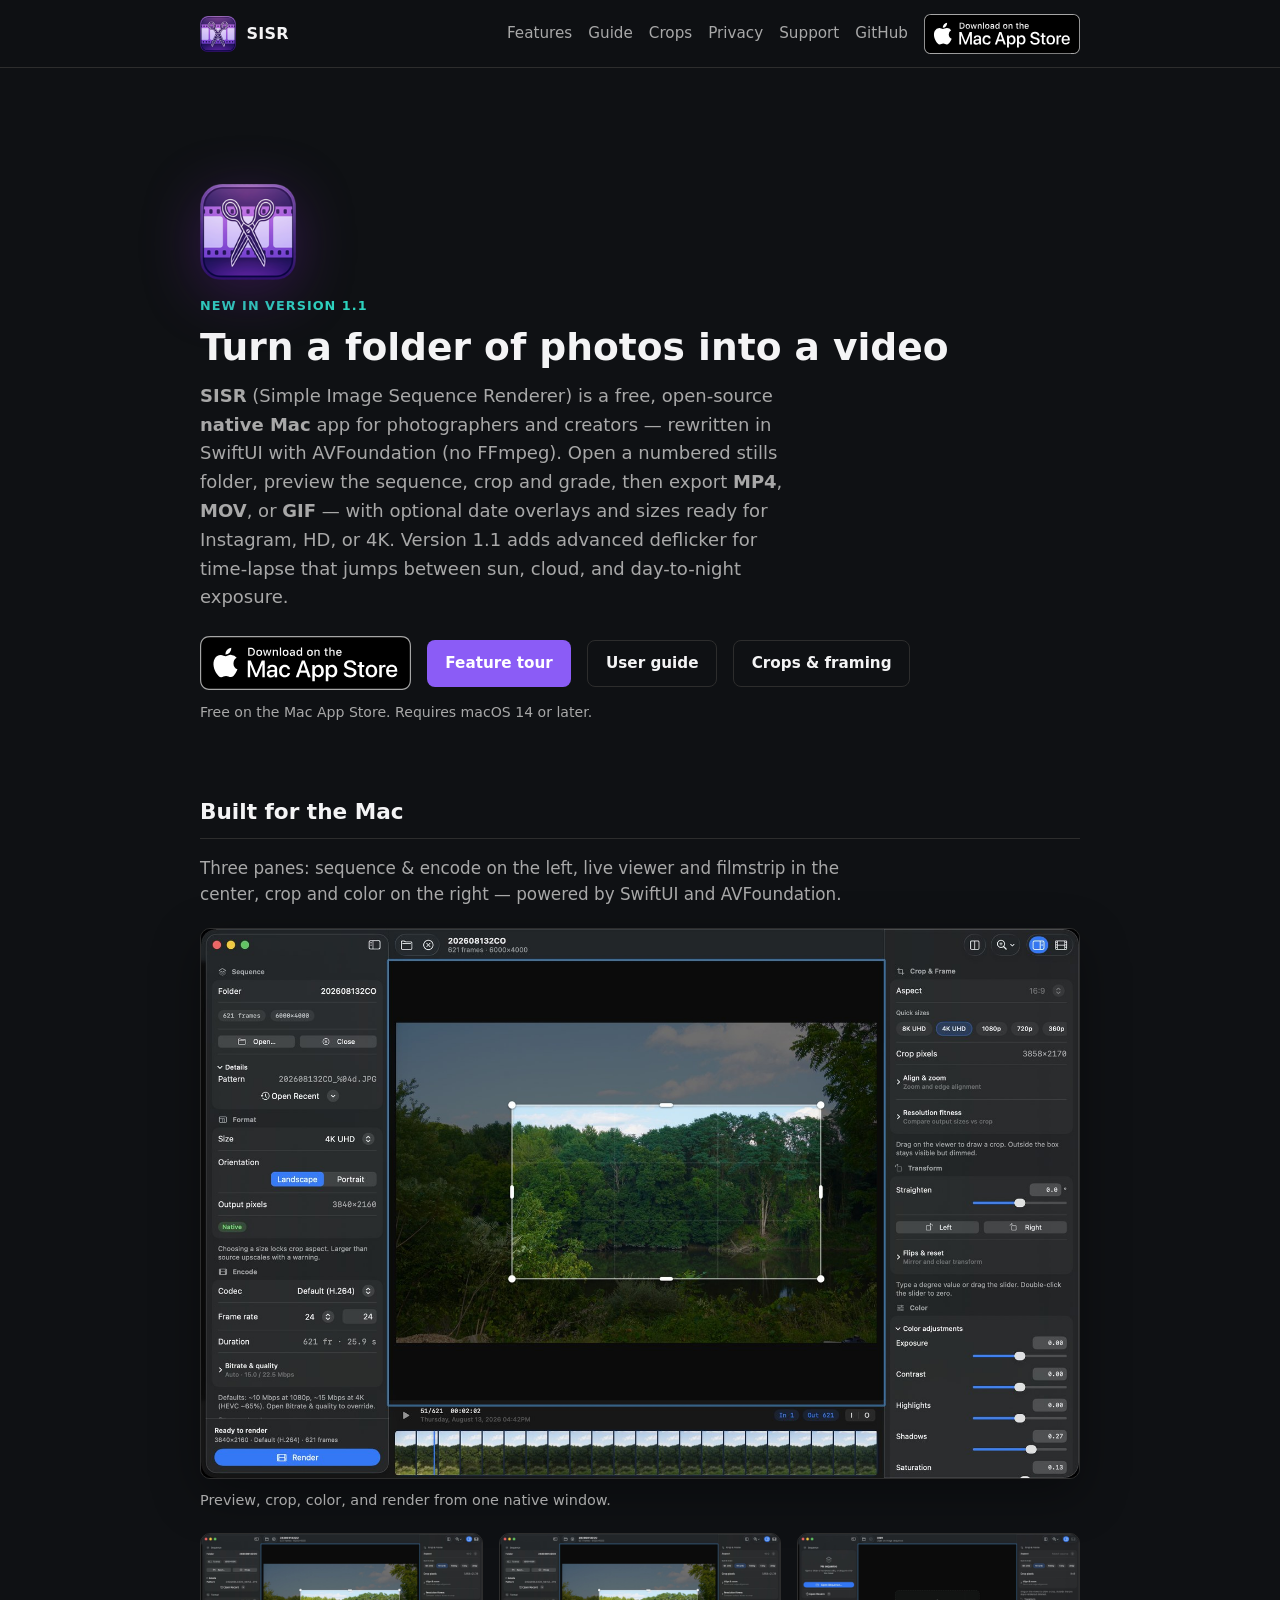
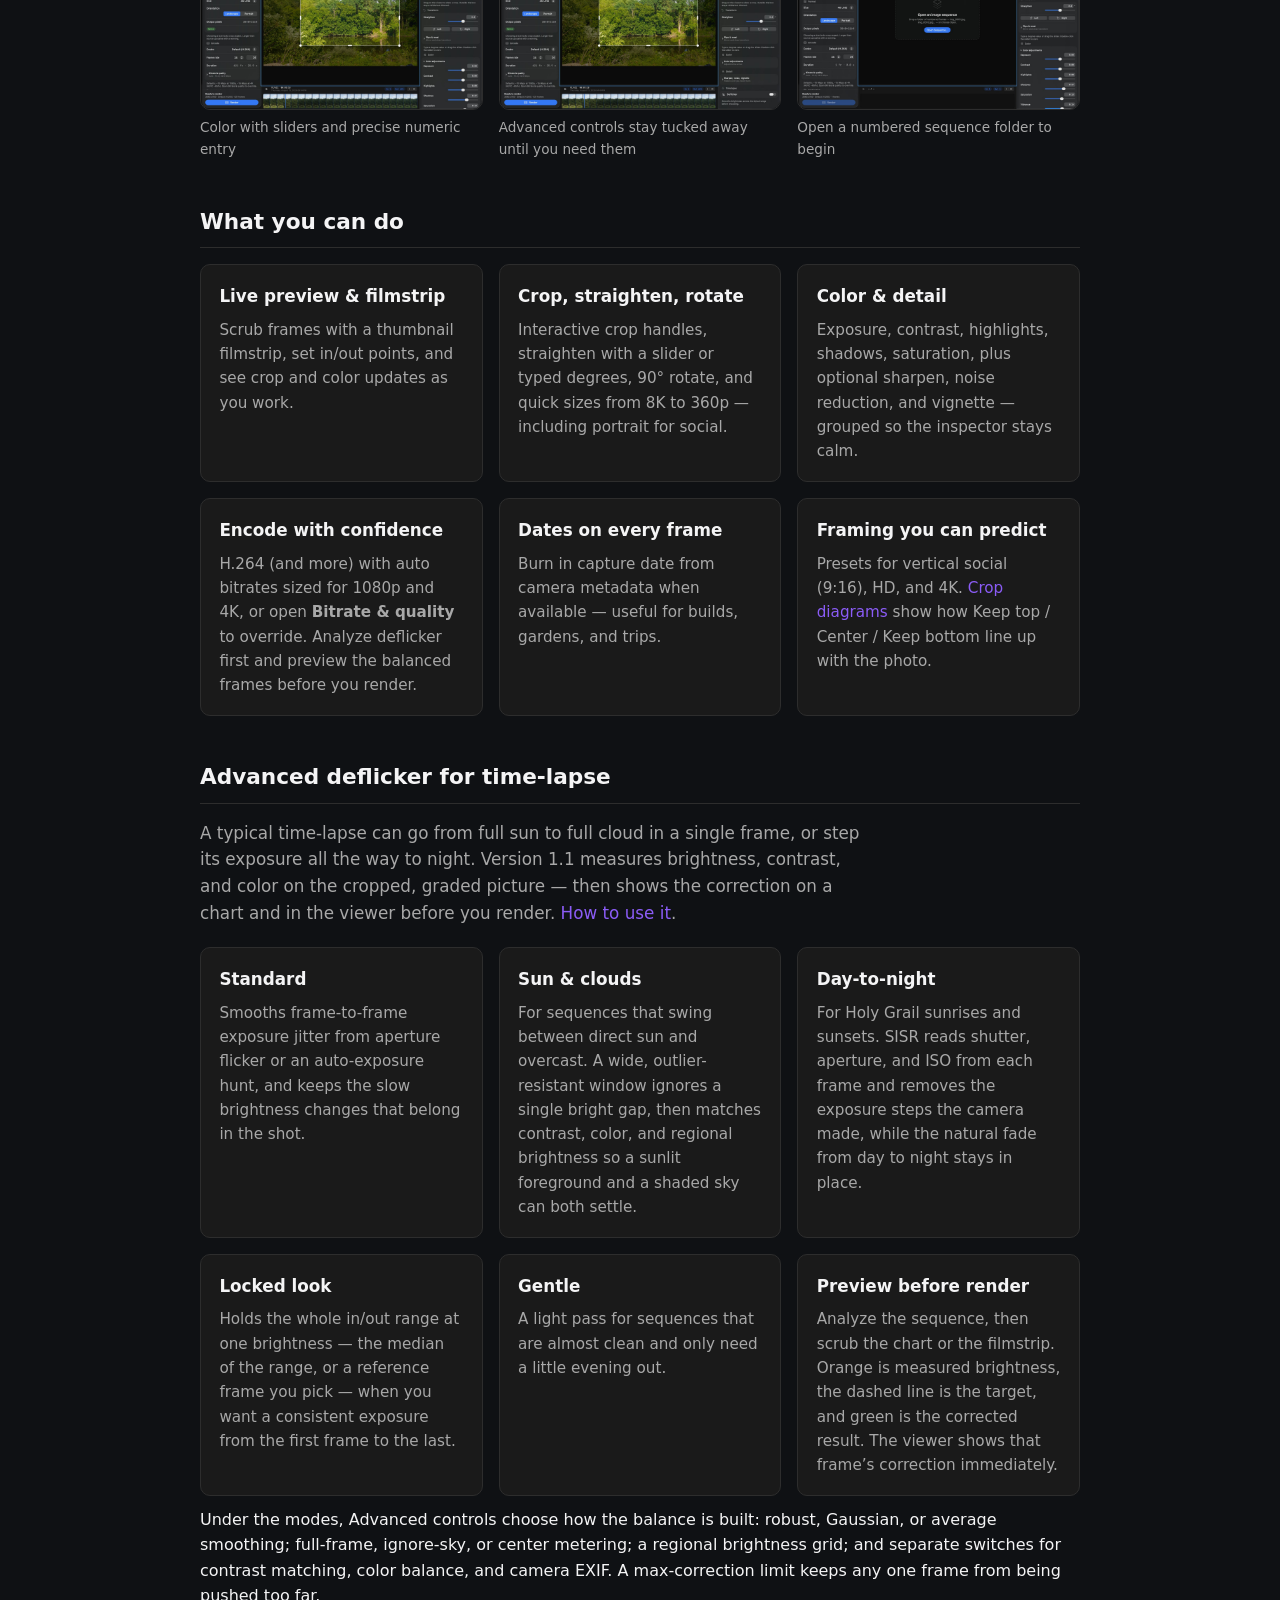
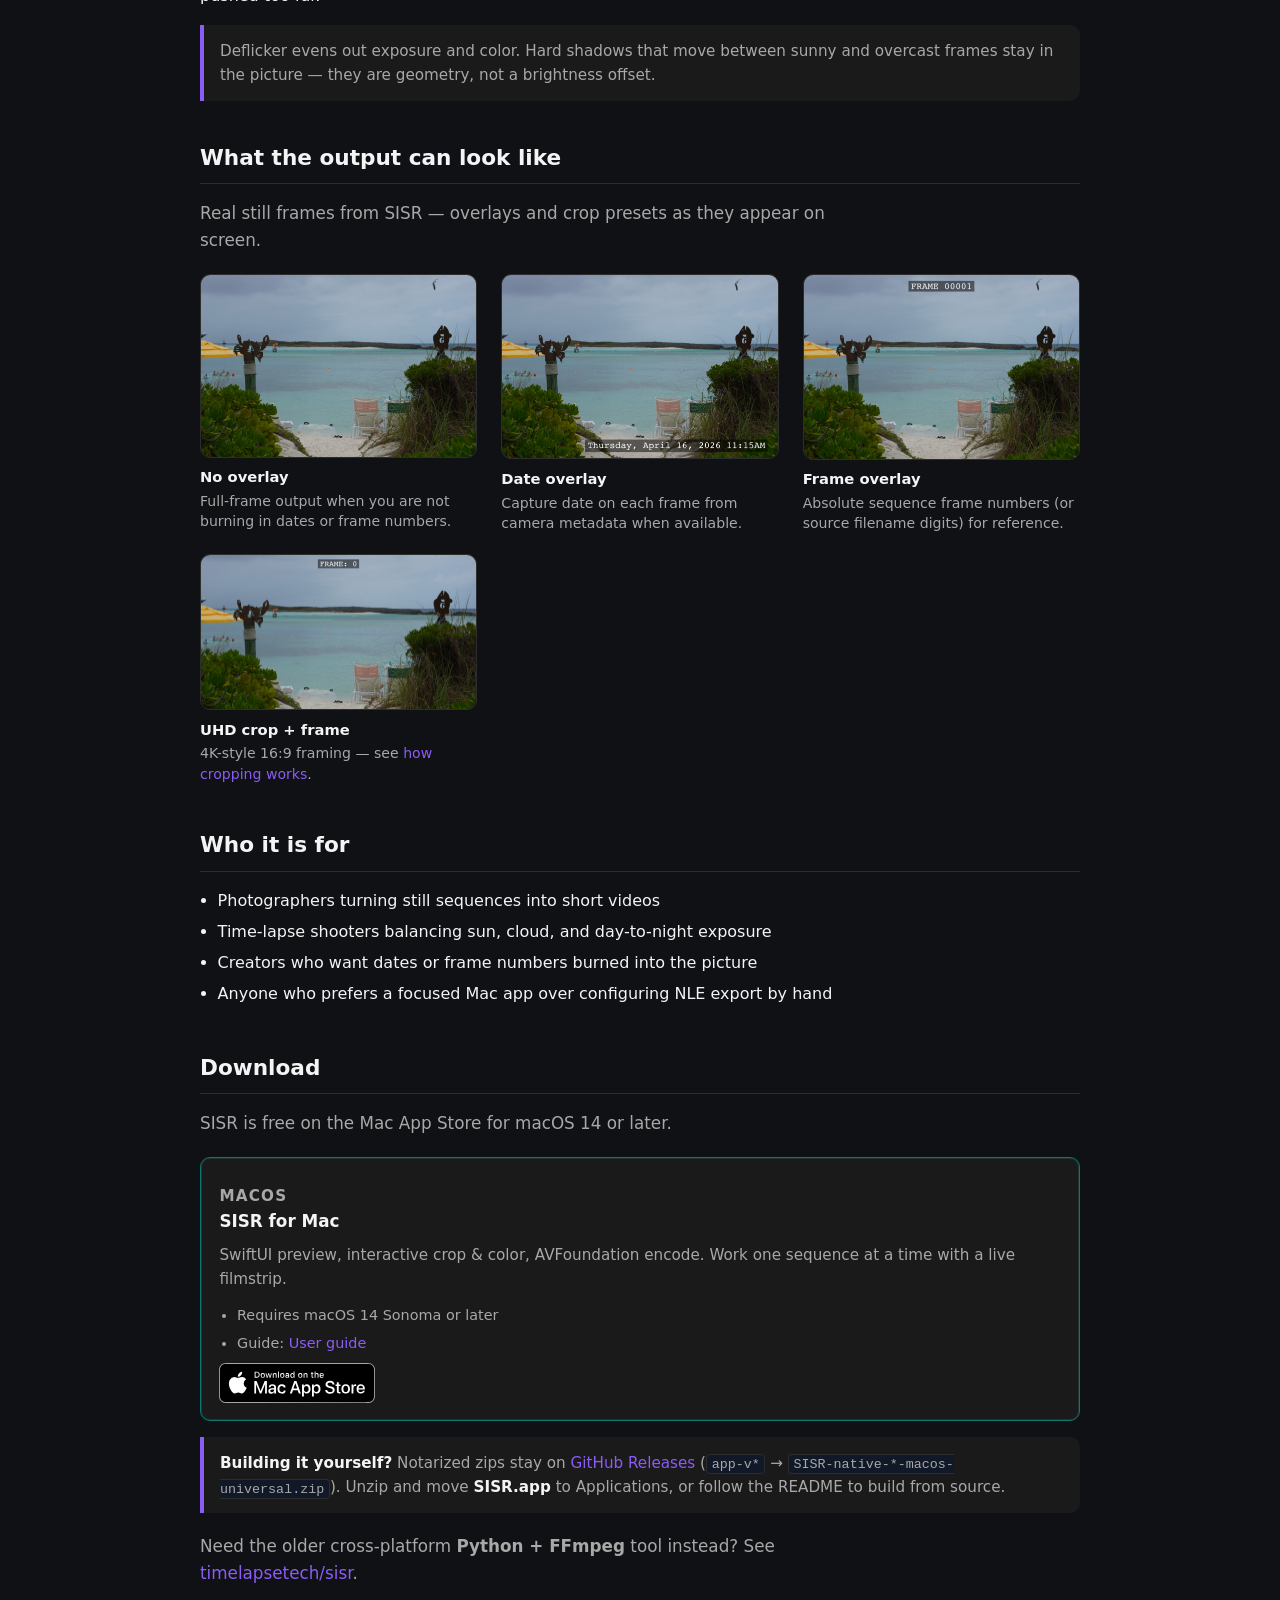
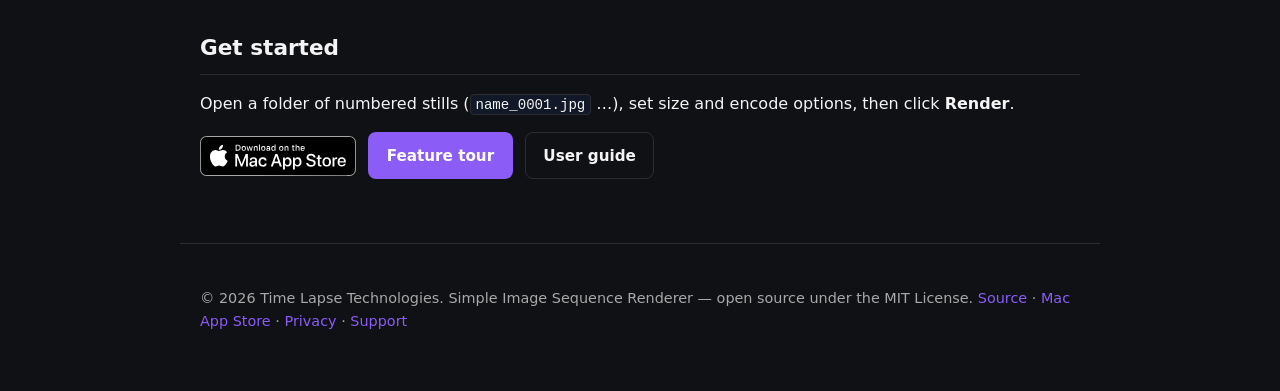
<file: docs/index.html>
<!DOCTYPE html>
<html lang="en">
  <head>
    <meta charset="utf-8" />
    <meta name="viewport" content="width=device-width, initial-scale=1" />
    <title>SISR — Simple Image Sequence Renderer for Mac</title>
    <meta
      name="description"
      content="Native Mac app to turn numbered photo sequences into MP4, MOV, or GIF. Preview, crop, color, deflicker time-lapse, and encode with AVFoundation. Free on the Mac App Store."
    />
    <link rel="icon" type="image/png" sizes="32x32" href="assets/favicon-32.png" />
    <link rel="apple-touch-icon" href="assets/icon-128.png" />
    <link rel="stylesheet" href="assets/style.css" />
  </head>
  <body>
    <header class="site-header">
      <div class="site-header__inner">
        <a class="brand" href="index.html" aria-label="SISR home">
          <img
            class="brand__logo"
            src="assets/icon-128.png"
            width="36"
            height="36"
            alt=""
            decoding="async"
          />
          <span>SISR</span>
        </a>
        <nav class="nav" aria-label="Primary">
          <a href="features.html">Features</a>
          <a href="guide.html">Guide</a>
          <a href="crops.html">Crops</a>
          <a href="privacy.html">Privacy</a>
          <a href="support.html">Support</a>
          <a href="https://github.com/timelapsetech/SISR-MacOS">GitHub</a>
          <a
            class="app-store-badge"
            href="https://apps.apple.com/us/app/sisr/id6818915389?mt=12"
            aria-label="Download on the Mac App Store"
          >
            <img
              src="assets/download-on-the-mac-app-store.svg"
              alt="Download on the Mac App Store"
              width="156"
              height="40"
            />
          </a>
        </nav>
      </div>
    </header>

    <main>
      <section class="hero">
        <p class="hero__logo-wrap">
          <img
            class="hero__logo"
            src="assets/icon-128.png"
            width="96"
            height="96"
            alt=""
            decoding="async"
          />
        </p>
        <p class="eyebrow">New in version 1.1</p>
        <h1>Turn a folder of photos into a video</h1>
        <p class="lead">
          <strong>SISR</strong> (Simple Image Sequence Renderer) is a free, open-source
          <strong>native Mac</strong> app for photographers and creators — rewritten in
          SwiftUI with AVFoundation (no FFmpeg). Open a numbered stills folder, preview the
          sequence, crop and grade, then export <strong>MP4</strong>, <strong>MOV</strong>,
          or <strong>GIF</strong> — with optional date overlays and sizes ready for
          Instagram, HD, or 4K. Version 1.1 adds advanced deflicker for time-lapse that
          jumps between sun, cloud, and day-to-night exposure.
        </p>
        <div class="btn-row">
          <a
            class="app-store-badge app-store-badge--lg"
            href="https://apps.apple.com/us/app/sisr/id6818915389?mt=12"
            aria-label="Download on the Mac App Store"
          >
            <img
              src="assets/download-on-the-mac-app-store.svg"
              alt="Download on the Mac App Store"
              width="211"
              height="54"
            />
          </a>
          <a class="btn btn--primary" href="features.html">Feature tour</a>
          <a class="btn btn--ghost" href="guide.html">User guide</a>
          <a class="btn btn--ghost" href="crops.html">Crops &amp; framing</a>
        </div>
        <p class="download-hint">
          Free on the Mac App Store. Requires macOS 14 or later.
        </p>
      </section>

      <section class="shot-showcase" aria-labelledby="ui-heading">
        <h2 id="ui-heading">Built for the Mac</h2>
        <p class="samples-showcase__lead">
          Three panes: sequence &amp; encode on the left, live viewer and filmstrip in the
          center, crop and color on the right — powered by SwiftUI and AVFoundation.
        </p>
        <figure class="shot-hero">
          <img
            src="assets/screenshots/web-01-workspace.jpg"
            alt="SISR main window with sequence settings, crop overlay, and color adjustments"
            width="1600"
            height="1000"
            decoding="async"
          />
          <figcaption>
            Preview, crop, color, and render from one native window.
          </figcaption>
        </figure>
        <div class="shot-grid">
          <figure class="shot-card">
            <img
              src="assets/screenshots/web-03-color.jpg"
              alt="Color adjustments with sliders and numeric fields"
              width="800"
              height="500"
              loading="lazy"
              decoding="async"
            />
            <figcaption>Color with sliders and precise numeric entry</figcaption>
          </figure>
          <figure class="shot-card">
            <img
              src="assets/screenshots/web-05-controls.jpg"
              alt="Progressive disclosure keeps advanced controls collapsed"
              width="800"
              height="500"
              loading="lazy"
              decoding="async"
            />
            <figcaption>Advanced controls stay tucked away until you need them</figcaption>
          </figure>
          <figure class="shot-card">
            <img
              src="assets/screenshots/web-04-empty.jpg"
              alt="Empty state prompting to open a sequence"
              width="800"
              height="500"
              loading="lazy"
              decoding="async"
            />
            <figcaption>Open a numbered sequence folder to begin</figcaption>
          </figure>
        </div>
      </section>

      <section>
        <h2>What you can do</h2>
        <div class="card-grid">
          <article class="card">
            <h3>Live preview &amp; filmstrip</h3>
            <p>
              Scrub frames with a thumbnail filmstrip, set in/out points, and see crop and
              color updates as you work.
            </p>
          </article>
          <article class="card">
            <h3>Crop, straighten, rotate</h3>
            <p>
              Interactive crop handles, straighten with a slider or typed degrees, 90°
              rotate, and quick sizes from 8K to 360p — including portrait for social.
            </p>
          </article>
          <article class="card">
            <h3>Color &amp; detail</h3>
            <p>
              Exposure, contrast, highlights, shadows, saturation, plus optional sharpen,
              noise reduction, and vignette — grouped so the inspector stays calm.
            </p>
          </article>
          <article class="card">
            <h3>Encode with confidence</h3>
            <p>
              H.264 (and more) with auto bitrates sized for 1080p and 4K, or open
              <strong>Bitrate &amp; quality</strong> to override. Analyze deflicker first
              and preview the balanced frames before you render.
            </p>
          </article>
          <article class="card">
            <h3>Dates on every frame</h3>
            <p>
              Burn in capture date from camera metadata when available — useful for builds,
              gardens, and trips.
            </p>
          </article>
          <article class="card">
            <h3>Framing you can predict</h3>
            <p>
              Presets for vertical social (9:16), HD, and 4K.
              <a href="crops.html">Crop diagrams</a> show how Keep top / Center / Keep bottom
              line up with the photo.
            </p>
          </article>
        </div>
      </section>

      <section id="deflicker" aria-labelledby="deflicker-heading">
        <h2 id="deflicker-heading">Advanced deflicker for time-lapse</h2>
        <p class="samples-showcase__lead">
          A typical time-lapse can go from full sun to full cloud in a single frame, or
          step its exposure all the way to night. Version 1.1 measures brightness,
          contrast, and color on the cropped, graded picture — then shows the correction
          on a chart and in the viewer before you render.
          <a href="guide.html#deflicker">How to use it</a>.
        </p>
        <div class="card-grid">
          <article class="card">
            <h3>Standard</h3>
            <p>
              Smooths frame-to-frame exposure jitter from aperture flicker or an
              auto-exposure hunt, and keeps the slow brightness changes that belong in
              the shot.
            </p>
          </article>
          <article class="card">
            <h3>Sun &amp; clouds</h3>
            <p>
              For sequences that swing between direct sun and overcast. A wide,
              outlier-resistant window ignores a single bright gap, then matches contrast,
              color, and regional brightness so a sunlit foreground and a shaded sky can
              both settle.
            </p>
          </article>
          <article class="card">
            <h3>Day-to-night</h3>
            <p>
              For Holy Grail sunrises and sunsets. SISR reads shutter, aperture, and ISO
              from each frame and removes the exposure steps the camera made, while the
              natural fade from day to night stays in place.
            </p>
          </article>
          <article class="card">
            <h3>Locked look</h3>
            <p>
              Holds the whole in/out range at one brightness — the median of the range,
              or a reference frame you pick — when you want a consistent exposure from
              the first frame to the last.
            </p>
          </article>
          <article class="card">
            <h3>Gentle</h3>
            <p>
              A light pass for sequences that are almost clean and only need a little
              evening out.
            </p>
          </article>
          <article class="card">
            <h3>Preview before render</h3>
            <p>
              Analyze the sequence, then scrub the chart or the filmstrip. Orange is
              measured brightness, the dashed line is the target, and green is the
              corrected result. The viewer shows that frame’s correction immediately.
            </p>
          </article>
        </div>
        <p>
          Under the modes, Advanced controls choose how the balance is built: robust,
          Gaussian, or average smoothing; full-frame, ignore-sky, or center metering; a
          regional brightness grid; and separate switches for contrast matching, color
          balance, and camera EXIF. A max-correction limit keeps any one frame from being
          pushed too far.
        </p>
        <p class="callout">
          Deflicker evens out exposure and color. Hard shadows that move between sunny
          and overcast frames stay in the picture — they are geometry, not a brightness
          offset.
        </p>
      </section>

      <section id="samples" class="samples-showcase" aria-labelledby="samples-heading">
        <h2 id="samples-heading">What the output can look like</h2>
        <p class="samples-showcase__lead">
          Real still frames from SISR — overlays and crop presets as they appear on screen.
        </p>
        <div class="sample-grid">
          <figure class="sample-figure">
            <img
              src="assets/samples/output-clean.png"
              alt="Landscape photograph as a video frame with no text overlay"
              width="1100"
              height="725"
              loading="lazy"
              decoding="async"
            />
            <figcaption>
              <strong>No overlay</strong>
              Full-frame output when you are not burning in dates or frame numbers.
            </figcaption>
          </figure>
          <figure class="sample-figure">
            <img
              src="assets/samples/overlay-date.png"
              alt="Landscape photograph with a date stamp in the corner"
              width="1100"
              height="732"
              loading="lazy"
              decoding="async"
            />
            <figcaption>
              <strong>Date overlay</strong>
              Capture date on each frame from camera metadata when available.
            </figcaption>
          </figure>
          <figure class="sample-figure">
            <img
              src="assets/samples/overlay-frame.png"
              alt="Landscape photograph with a frame number in the corner"
              width="1100"
              height="733"
              loading="lazy"
              decoding="async"
            />
            <figcaption>
              <strong>Frame overlay</strong>
              Absolute sequence frame numbers (or source filename digits) for reference.
            </figcaption>
          </figure>
          <figure class="sample-figure">
            <img
              src="assets/samples/crop-uhd-frame.png"
              alt="Wide landscape in 16:9 with a frame number overlay"
              width="1100"
              height="617"
              loading="lazy"
              decoding="async"
            />
            <figcaption>
              <strong>UHD crop + frame</strong>
              4K-style 16:9 framing — see <a href="crops.html">how cropping works</a>.
            </figcaption>
          </figure>
        </div>
      </section>

      <section>
        <h2>Who it is for</h2>
        <ul>
          <li>Photographers turning still sequences into short videos</li>
          <li>Time-lapse shooters balancing sun, cloud, and day-to-night exposure</li>
          <li>Creators who want dates or frame numbers burned into the picture</li>
          <li>Anyone who prefers a focused Mac app over configuring NLE export by hand</li>
        </ul>
      </section>

      <section id="downloads">
        <h2>Download</h2>
        <p class="samples-showcase__lead">
          SISR is free on the Mac App Store for macOS 14 or later.
        </p>
        <div class="card-grid">
          <article class="card card--accent">
            <p class="card__eyebrow">macOS</p>
            <h3>SISR for Mac</h3>
            <p>
              SwiftUI preview, interactive crop &amp; color, AVFoundation encode. Work one
              sequence at a time with a live filmstrip.
            </p>
            <ul class="card__list">
              <li>Requires macOS 14 Sonoma or later</li>
              <li>Guide: <a href="guide.html">User guide</a></li>
            </ul>
            <p class="card__actions">
              <a
                class="app-store-badge"
                href="https://apps.apple.com/us/app/sisr/id6818915389?mt=12"
                aria-label="Download on the Mac App Store"
              >
                <img
                  src="assets/download-on-the-mac-app-store.svg"
                  alt="Download on the Mac App Store"
                  width="156"
                  height="40"
                />
              </a>
            </p>
          </article>
        </div>
        <p class="callout">
          <strong>Building it yourself?</strong> Notarized zips stay on
          <a href="https://github.com/timelapsetech/SISR-MacOS/releases">GitHub Releases</a>
          (<code>app-v*</code> → <code>SISR-native-*-macos-universal.zip</code>). Unzip and
          move <strong>SISR.app</strong> to Applications, or follow the README to build from
          source.
        </p>
        <p class="samples-showcase__lead" style="margin-top: 1.25rem">
          Need the older cross-platform <strong>Python + FFmpeg</strong> tool instead?
          See
          <a href="https://github.com/timelapsetech/sisr">timelapsetech/sisr</a>.
        </p>
      </section>

      <section>
        <h2>Get started</h2>
        <p>
          Open a folder of numbered stills (<code>name_0001.jpg</code> …), set size and
          encode options, then click <strong>Render</strong>.
        </p>
        <div class="download-inline">
          <a
            class="app-store-badge"
            href="https://apps.apple.com/us/app/sisr/id6818915389?mt=12"
            aria-label="Download on the Mac App Store"
          >
            <img
              src="assets/download-on-the-mac-app-store.svg"
              alt="Download on the Mac App Store"
              width="156"
              height="40"
            />
          </a>
          <a class="btn btn--primary" href="features.html">Feature tour</a>
          <a class="btn btn--ghost" href="guide.html">User guide</a>
        </div>
      </section>
    </main>

    <footer class="site-footer">
      <p>
        © 2026 Time Lapse Technologies. Simple Image Sequence Renderer — open source under
        the MIT License.
        <a href="https://github.com/timelapsetech/SISR-MacOS">Source</a>
        ·
        <a href="https://apps.apple.com/us/app/sisr/id6818915389?mt=12">Mac App Store</a>
        ·
        <a href="privacy.html">Privacy</a>
        ·
        <a href="support.html">Support</a>
      </p>
    </footer>
  </body>
</html>
</file>
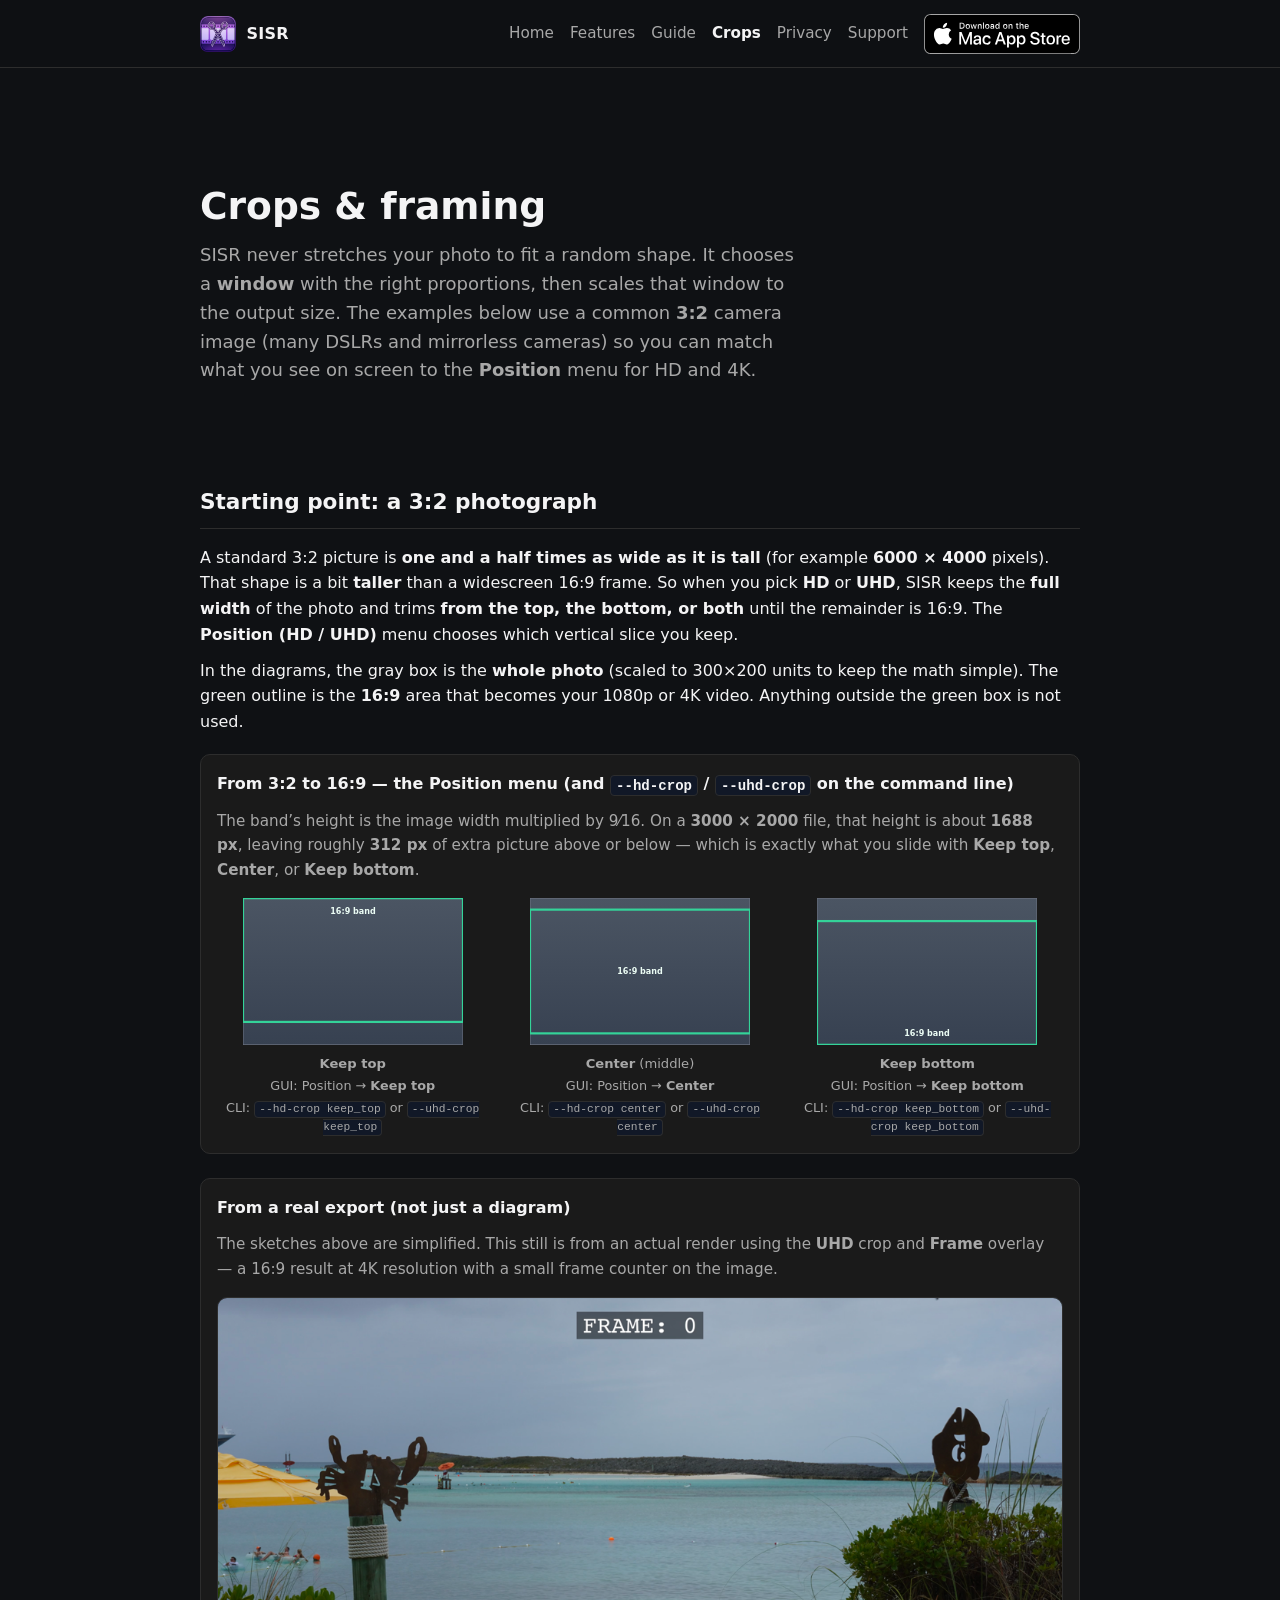
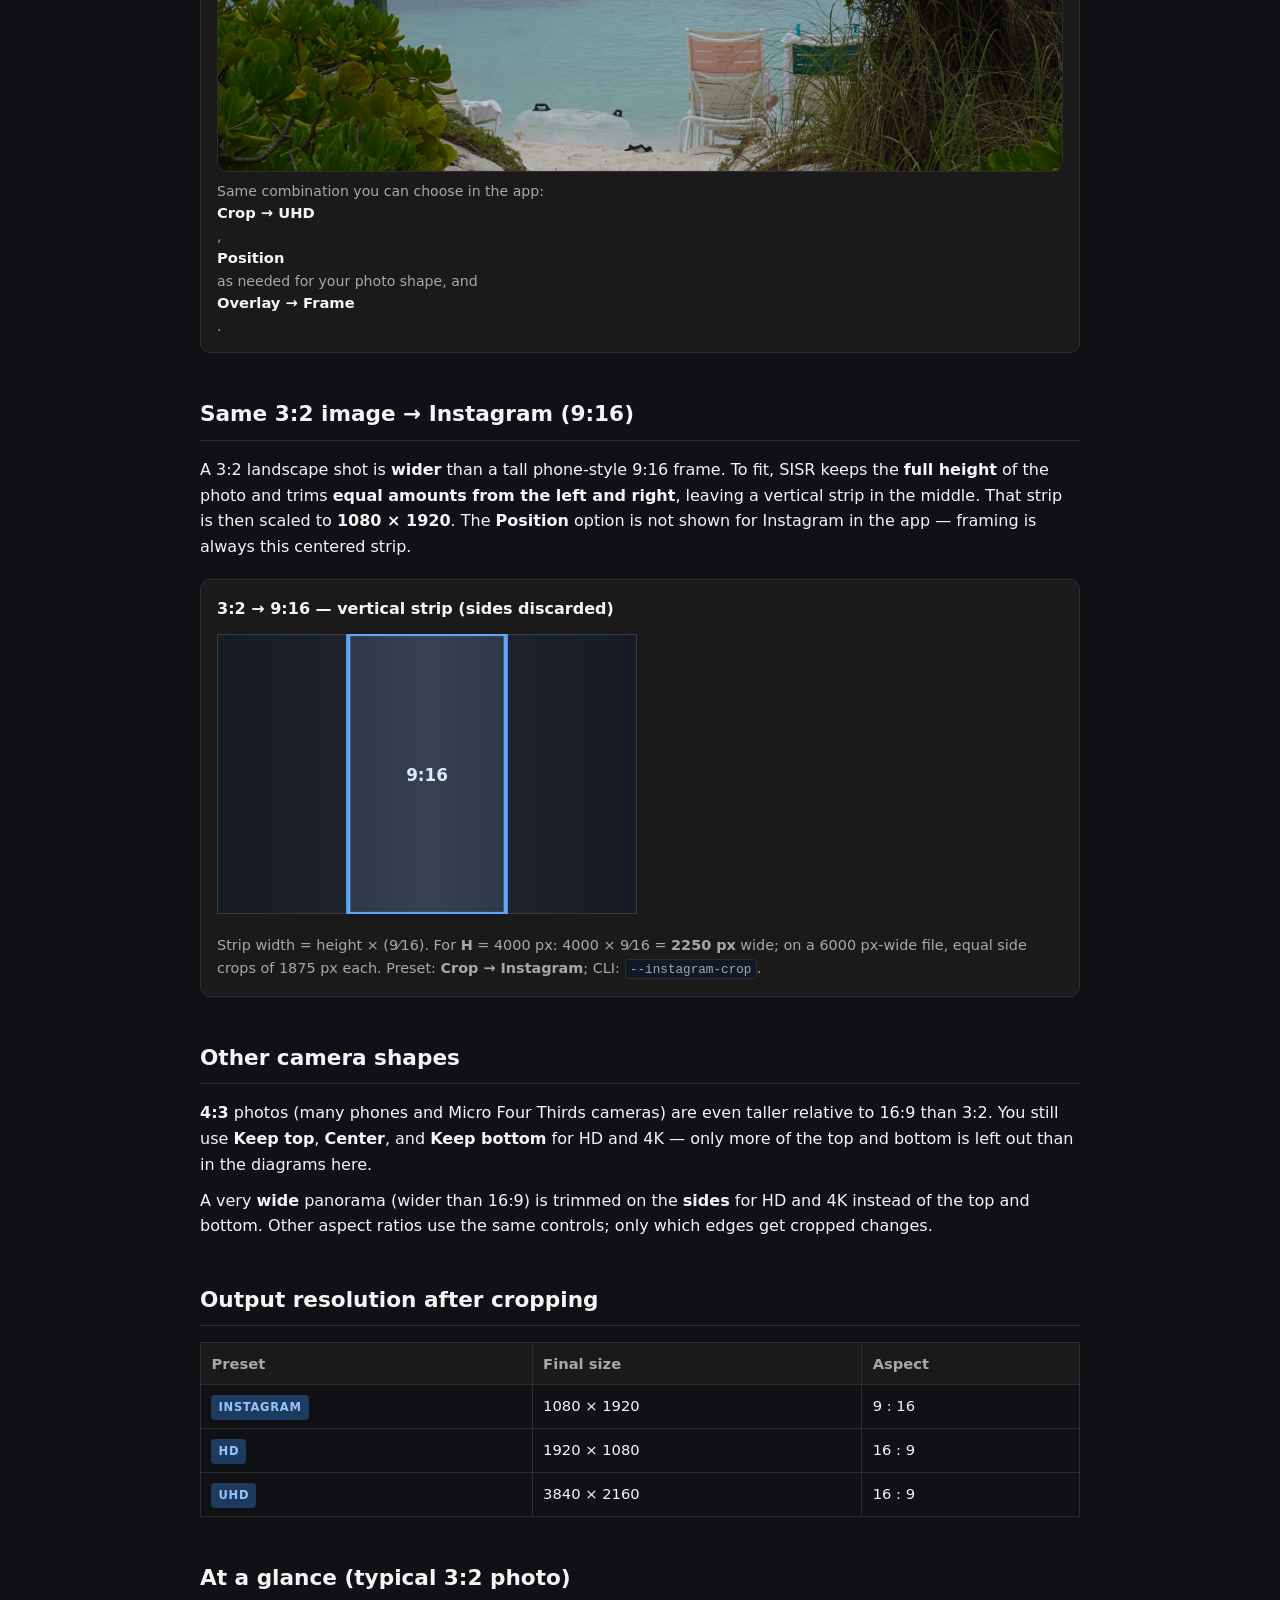
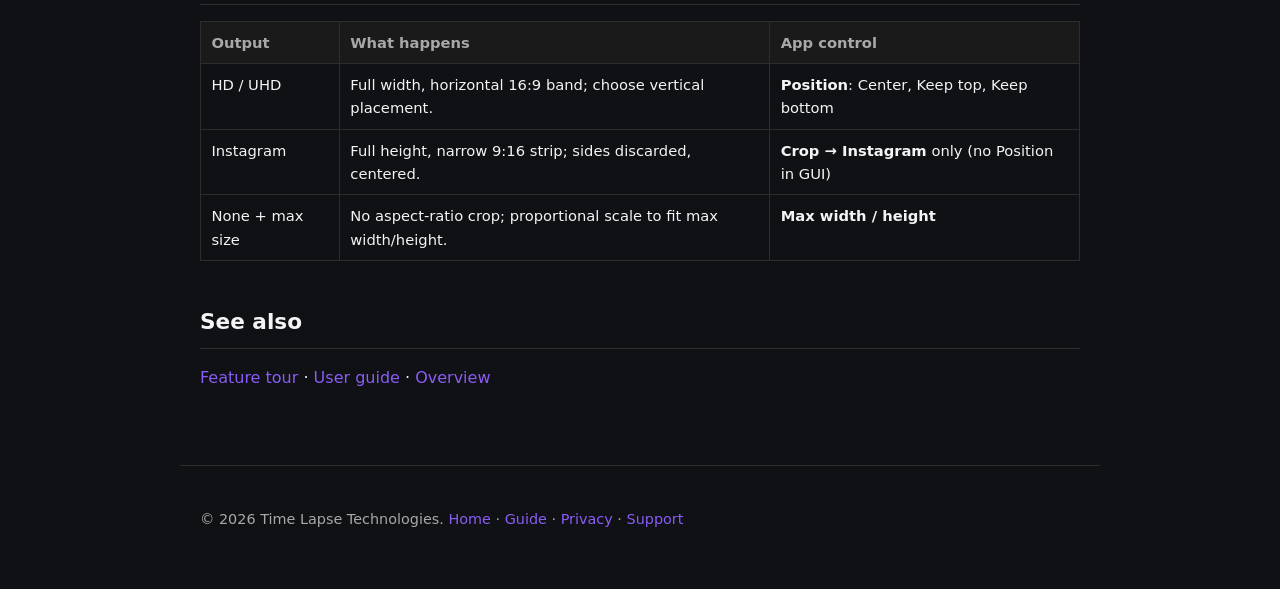
<file: docs/crops.html>
<!DOCTYPE html>
<html lang="en">
  <head>
    <meta charset="utf-8" />
    <meta name="viewport" content="width=device-width, initial-scale=1" />
    <title>Crops &amp; framing — SISR</title>
    <meta
      name="description"
      content="See how a typical 3:2 camera photo is cropped for HD, 4K, or Instagram in SISR, and how Keep top, Center, and Keep bottom line up with the app."
    />
    <link rel="icon" type="image/png" sizes="32x32" href="assets/favicon-32.png" />
    <link rel="apple-touch-icon" href="assets/icon-128.png" />
    <link rel="stylesheet" href="assets/style.css" />
  </head>
  <body>
    <header class="site-header">
      <div class="site-header__inner">
        <a class="brand" href="index.html" aria-label="SISR home">
          <img
            class="brand__logo"
            src="assets/icon-128.png"
            width="36"
            height="36"
            alt=""
            decoding="async"
          />
          <span>SISR</span>
        </a>
        <nav class="nav" aria-label="Primary">
          <a href="index.html">Home</a>
          <a href="features.html">Features</a>
          <a href="guide.html">Guide</a>
          <a href="crops.html" aria-current="page">Crops</a>
          <a href="privacy.html">Privacy</a>
          <a href="support.html">Support</a>
          <a
            class="app-store-badge"
            href="https://apps.apple.com/us/app/sisr/id6818915389?mt=12"
            aria-label="Download on the Mac App Store"
          >
            <img
              src="assets/download-on-the-mac-app-store.svg"
              alt="Download on the Mac App Store"
              width="156"
              height="40"
            />
          </a>
        </nav>
      </div>
    </header>

    <main>
      <section class="hero">
        <h1>Crops &amp; framing</h1>
        <p class="lead">
          SISR never stretches your photo to fit a random shape. It chooses a
          <strong>window</strong> with the right proportions, then scales that window to the
          output size. The examples below use a common <strong>3:2</strong> camera image
          (many DSLRs and mirrorless cameras) so you can match what you see on screen to the
          <strong>Position</strong> menu for HD and 4K.
        </p>
      </section>

      <section id="photography-32">
        <h2>Starting point: a 3:2 photograph</h2>
        <p>
          A standard 3:2 picture is <strong>one and a half times as wide as it is tall</strong>
          (for example <strong>6000 × 4000</strong> pixels). That shape is a bit
          <strong>taller</strong> than a widescreen 16:9 frame. So when you pick
          <strong>HD</strong> or <strong>UHD</strong>, SISR keeps the <strong>full width</strong>
          of the photo and trims <strong>from the top, the bottom, or both</strong> until the
          remainder is 16:9. The <strong>Position (HD / UHD)</strong> menu chooses which
          vertical slice you keep.
        </p>
        <p>
          In the diagrams, the gray box is the <strong>whole photo</strong> (scaled to 300×200
          units to keep the math simple). The green outline is the <strong>16:9</strong> area
          that becomes your 1080p or 4K video. Anything outside the green box is not used.
        </p>

        <div class="figure">
          <p class="figure__title">
            From 3:2 to 16:9 — the <strong>Position</strong> menu (and
            <code>--hd-crop</code> / <code>--uhd-crop</code> on the command line)
          </p>
          <p class="figure__intro">
            The band’s height is the image width multiplied by 9⁄16. On a
            <strong>3000 × 2000</strong> file, that height is about <strong>1688 px</strong>,
            leaving roughly <strong>312 px</strong> of extra picture above or below — which
            is exactly what you slide with <strong>Keep top</strong>, <strong>Center</strong>,
            or <strong>Keep bottom</strong>.
          </p>
          <div class="diagram-row">
            <div class="diagram-box">
              <svg
                viewBox="0 0 300 200"
                width="220"
                height="147"
                role="img"
                aria-labelledby="hd-top-title"
              >
                <title id="hd-top-title">3:2 image with 16:9 band at top, Keep top</title>
                <defs>
                  <linearGradient id="ph32-a" x1="0" y1="0" x2="0" y2="1">
                    <stop offset="0%" stop-color="#4b5563" />
                    <stop offset="100%" stop-color="#374151" />
                  </linearGradient>
                </defs>
                <rect x="0" y="0" width="300" height="200" fill="url(#ph32-a)" stroke="#6b7280" stroke-width="1.5" />
                <rect x="0" y="0" width="300" height="168.75" fill="none" stroke="#34d399" stroke-width="3" />
                <text x="150" y="22" text-anchor="middle" fill="#ecfdf5" font-size="11" font-family="system-ui,sans-serif" font-weight="600">16:9 band</text>
              </svg>
              <div class="diagram-label">
                <strong>Keep top</strong><br />
                <span class="app-map">GUI: Position → <strong>Keep top</strong></span><br />
                <span class="app-map">CLI: <code>--hd-crop keep_top</code> or <code>--uhd-crop keep_top</code></span>
              </div>
            </div>
            <div class="diagram-box">
              <svg
                viewBox="0 0 300 200"
                width="220"
                height="147"
                role="img"
                aria-labelledby="hd-mid-title"
              >
                <title id="hd-mid-title">3:2 image with 16:9 band centered</title>
                <defs>
                  <linearGradient id="ph32-b" x1="0" y1="0" x2="0" y2="1">
                    <stop offset="0%" stop-color="#4b5563" />
                    <stop offset="100%" stop-color="#374151" />
                  </linearGradient>
                </defs>
                <rect x="0" y="0" width="300" height="200" fill="url(#ph32-b)" stroke="#6b7280" stroke-width="1.5" />
                <rect x="0" y="15.625" width="300" height="168.75" fill="none" stroke="#34d399" stroke-width="3" />
                <text x="150" y="104" text-anchor="middle" fill="#ecfdf5" font-size="11" font-family="system-ui,sans-serif" font-weight="600">16:9 band</text>
              </svg>
              <div class="diagram-label">
                <strong>Center</strong> (middle)<br />
                <span class="app-map">GUI: Position → <strong>Center</strong></span><br />
                <span class="app-map">CLI: <code>--hd-crop center</code> or <code>--uhd-crop center</code></span>
              </div>
            </div>
            <div class="diagram-box">
              <svg
                viewBox="0 0 300 200"
                width="220"
                height="147"
                role="img"
                aria-labelledby="hd-bot-title"
              >
                <title id="hd-bot-title">3:2 image with 16:9 band at bottom, Keep bottom</title>
                <defs>
                  <linearGradient id="ph32-c" x1="0" y1="0" x2="0" y2="1">
                    <stop offset="0%" stop-color="#4b5563" />
                    <stop offset="100%" stop-color="#374151" />
                  </linearGradient>
                </defs>
                <rect x="0" y="0" width="300" height="200" fill="url(#ph32-c)" stroke="#6b7280" stroke-width="1.5" />
                <rect x="0" y="31.25" width="300" height="168.75" fill="none" stroke="#34d399" stroke-width="3" />
                <text x="150" y="188" text-anchor="middle" fill="#ecfdf5" font-size="11" font-family="system-ui,sans-serif" font-weight="600">16:9 band</text>
              </svg>
              <div class="diagram-label">
                <strong>Keep bottom</strong><br />
                <span class="app-map">GUI: Position → <strong>Keep bottom</strong></span><br />
                <span class="app-map">CLI: <code>--hd-crop keep_bottom</code> or <code>--uhd-crop keep_bottom</code></span>
              </div>
            </div>
          </div>
        </div>

        <div class="figure sample-realshot">
          <p class="figure__title">From a real export (not just a diagram)</p>
          <p class="figure__intro">
            The sketches above are simplified. This still is from an actual render using the
            <strong>UHD</strong> crop and <strong>Frame</strong> overlay — a 16:9 result at
            4K resolution with a small frame counter on the image.
          </p>
          <figure class="sample-figure">
            <img
              src="assets/samples/crop-uhd-frame.png"
              alt="Exported video frame showing wide 16:9 landscape with frame number overlay"
              width="1100"
              height="617"
              loading="lazy"
              decoding="async"
            />
            <figcaption>
              Same combination you can choose in the app: <strong>Crop → UHD</strong>,
              <strong>Position</strong> as needed for your photo shape, and
              <strong>Overlay → Frame</strong>.
            </figcaption>
          </figure>
        </div>
      </section>

      <section id="ig-32">
        <h2>Same 3:2 image → Instagram (9:16)</h2>
        <p>
          A 3:2 landscape shot is <strong>wider</strong> than a tall phone-style 9:16 frame.
          To fit, SISR keeps the <strong>full height</strong> of the photo and trims
          <strong>equal amounts from the left and right</strong>, leaving a vertical strip in
          the middle. That strip is then scaled to <strong>1080 × 1920</strong>. The
          <strong>Position</strong> option is not shown for Instagram in the app — framing is
          always this centered strip.
        </p>

        <div class="figure">
          <p class="figure__title">3:2 → 9:16 — vertical strip (sides discarded)</p>
          <svg
            viewBox="0 0 300 200"
            width="100%"
            style="max-width: 420px"
            role="img"
            aria-labelledby="ig32-title"
          >
            <title id="ig32-title">3:2 frame with centered 9:16 strip</title>
            <defs>
              <linearGradient id="ph32-ig" x1="0" y1="0" x2="1" y2="0">
                <stop offset="0%" stop-color="#1f2937" />
                <stop offset="50%" stop-color="#374151" />
                <stop offset="100%" stop-color="#1f2937" />
              </linearGradient>
            </defs>
            <rect x="0" y="0" width="300" height="200" fill="url(#ph32-ig)" stroke="#6b7280" stroke-width="1.5" />
            <rect x="0" y="0" width="93.75" height="200" fill="#0f1114" opacity="0.55" />
            <rect x="206.25" y="0" width="93.75" height="200" fill="#0f1114" opacity="0.55" />
            <rect x="93.75" y="0" width="112.5" height="200" fill="none" stroke="#60a5fa" stroke-width="3" />
            <text x="150" y="105" text-anchor="middle" fill="#dbeafe" font-size="12" font-family="system-ui,sans-serif" font-weight="600">9:16</text>
          </svg>
          <p class="figure__caption">
            Strip width = height × (9⁄16). For <strong>H</strong> = 4000 px:
            4000 × 9⁄16 = <strong>2250 px</strong> wide; on a 6000 px-wide file, equal side
            crops of 1875 px each. Preset: <strong>Crop → Instagram</strong>; CLI:
            <code>--instagram-crop</code>.
          </p>
        </div>
      </section>

      <section id="other-aspects">
        <h2>Other camera shapes</h2>
        <p>
          <strong>4:3</strong> photos (many phones and Micro Four Thirds cameras) are even taller
          relative to 16:9 than 3:2. You still use <strong>Keep top</strong>,
          <strong>Center</strong>, and <strong>Keep bottom</strong> for HD and 4K — only more
          of the top and bottom is left out than in the diagrams here.
        </p>
        <p>
          A very <strong>wide</strong> panorama (wider than 16:9) is trimmed on the
          <strong>sides</strong> for HD and 4K instead of the top and bottom. Other aspect
          ratios use the same controls; only which edges get cropped changes.
        </p>
      </section>

      <section id="presets">
        <h2>Output resolution after cropping</h2>
        <table>
          <thead>
            <tr>
              <th>Preset</th>
              <th>Final size</th>
              <th>Aspect</th>
            </tr>
          </thead>
          <tbody>
            <tr>
              <td><span class="badge">Instagram</span></td>
              <td>1080 × 1920</td>
              <td>9 : 16</td>
            </tr>
            <tr>
              <td><span class="badge">HD</span></td>
              <td>1920 × 1080</td>
              <td>16 : 9</td>
            </tr>
            <tr>
              <td><span class="badge">UHD</span></td>
              <td>3840 × 2160</td>
              <td>16 : 9</td>
            </tr>
          </tbody>
        </table>
      </section>

      <section id="summary">
        <h2>At a glance (typical 3:2 photo)</h2>
        <table>
          <thead>
            <tr>
              <th>Output</th>
              <th>What happens</th>
              <th>App control</th>
            </tr>
          </thead>
          <tbody>
            <tr>
              <td>HD / UHD</td>
              <td>Full width, horizontal 16:9 band; choose vertical placement.</td>
              <td><strong>Position</strong>: Center, Keep top, Keep bottom</td>
            </tr>
            <tr>
              <td>Instagram</td>
              <td>Full height, narrow 9:16 strip; sides discarded, centered.</td>
              <td><strong>Crop → Instagram</strong> only (no Position in GUI)</td>
            </tr>
            <tr>
              <td>None + max size</td>
              <td>No aspect-ratio crop; proportional scale to fit max width/height.</td>
              <td><strong>Max width / height</strong></td>
            </tr>
          </tbody>
        </table>
      </section>

      <section>
        <h2>See also</h2>
        <p>
          <a href="features.html">Feature tour</a>
          ·
          <a href="guide.html">User guide</a>
          ·
          <a href="index.html">Overview</a>
        </p>
      </section>
    </main>

    <footer class="site-footer">
      <p>
        © 2026 Time Lapse Technologies.
        <a href="index.html">Home</a>
        ·
        <a href="guide.html">Guide</a>
        ·
        <a href="privacy.html">Privacy</a>
        ·
        <a href="support.html">Support</a>
      </p>
    </footer>
  </body>
</html>
</file>
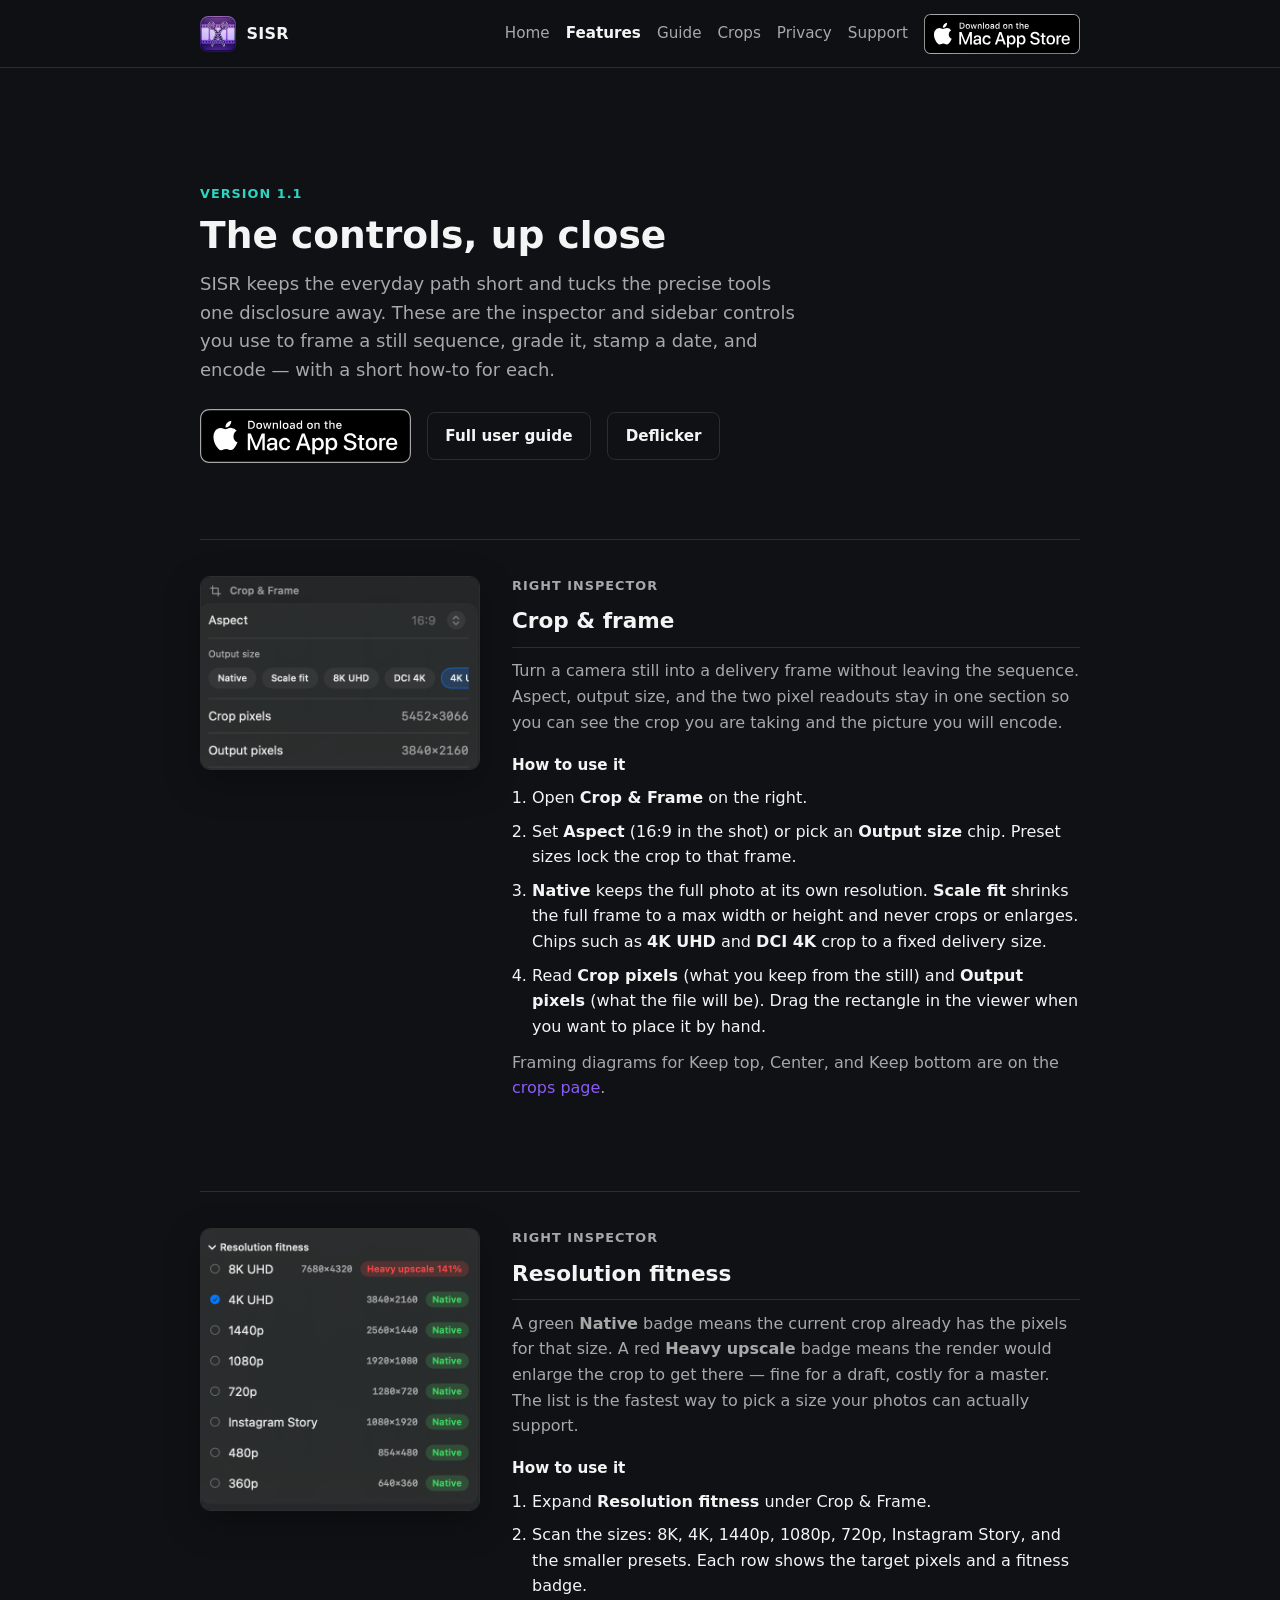
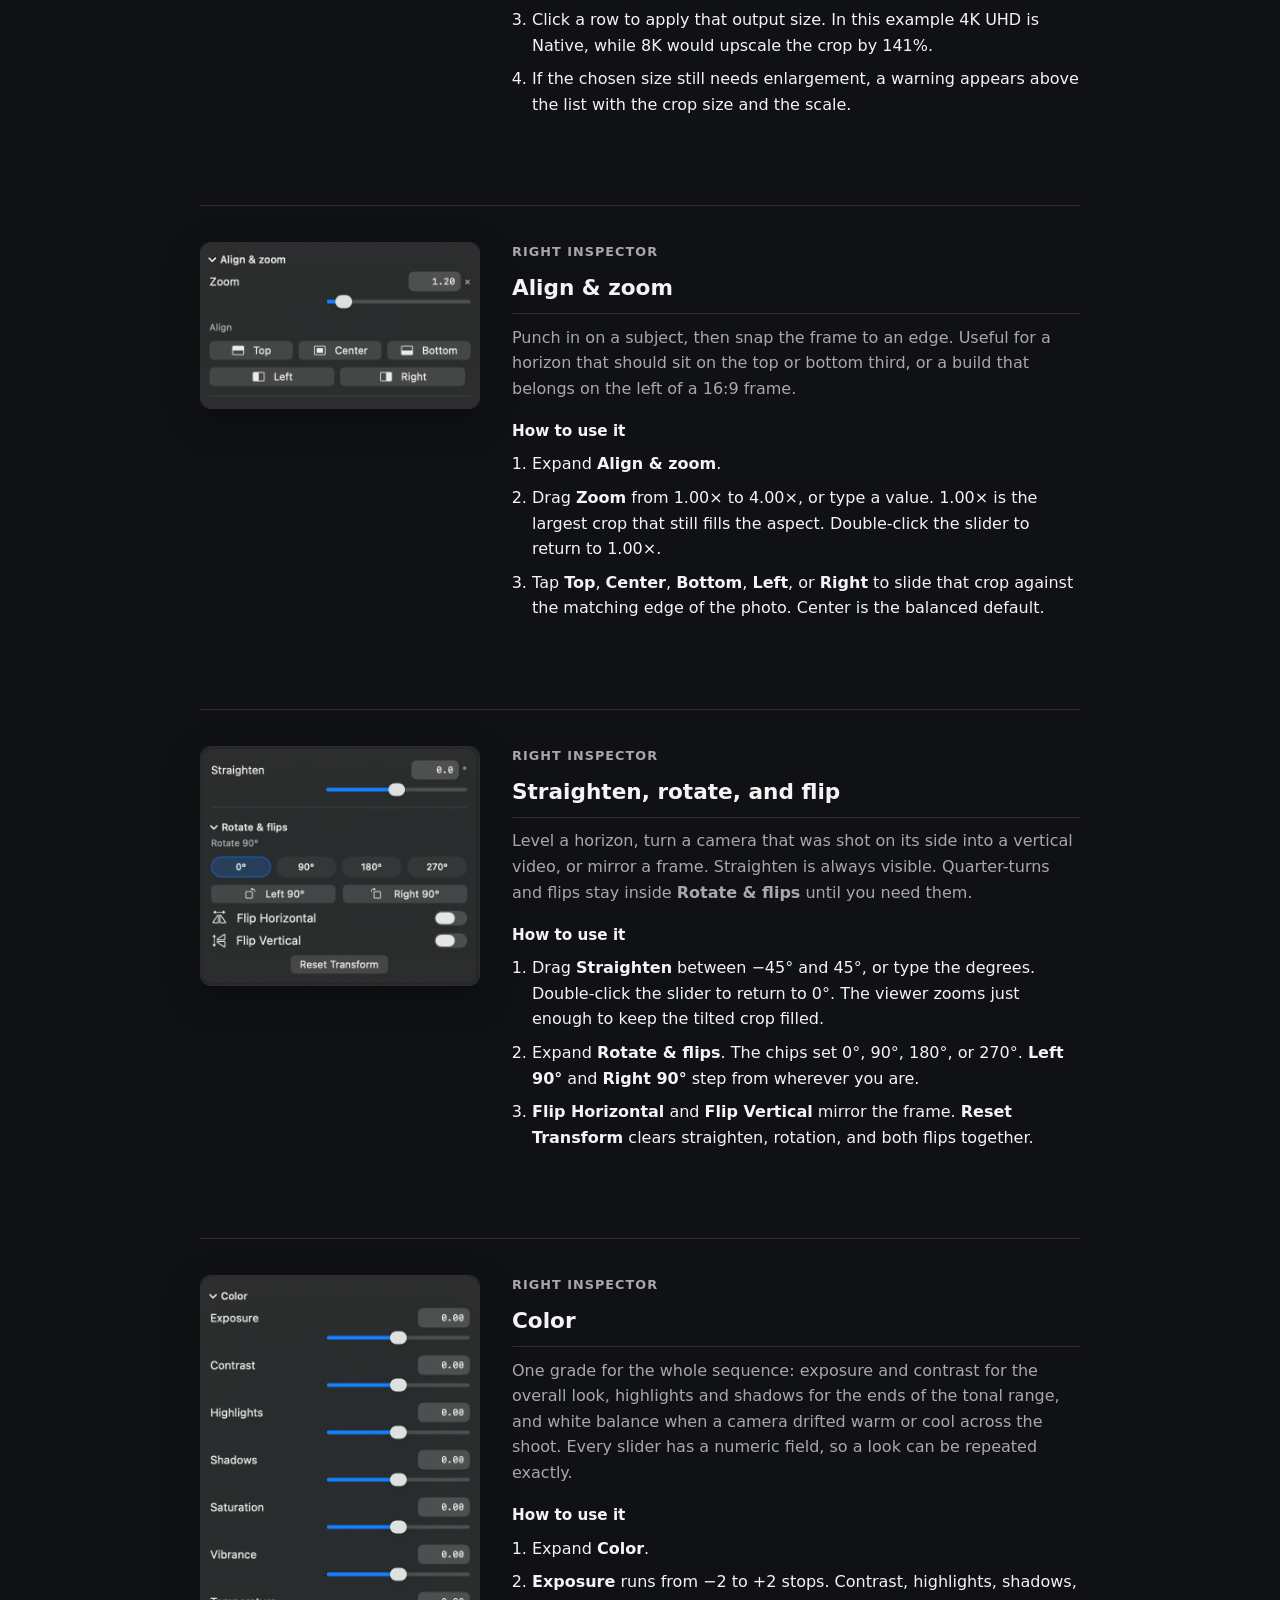
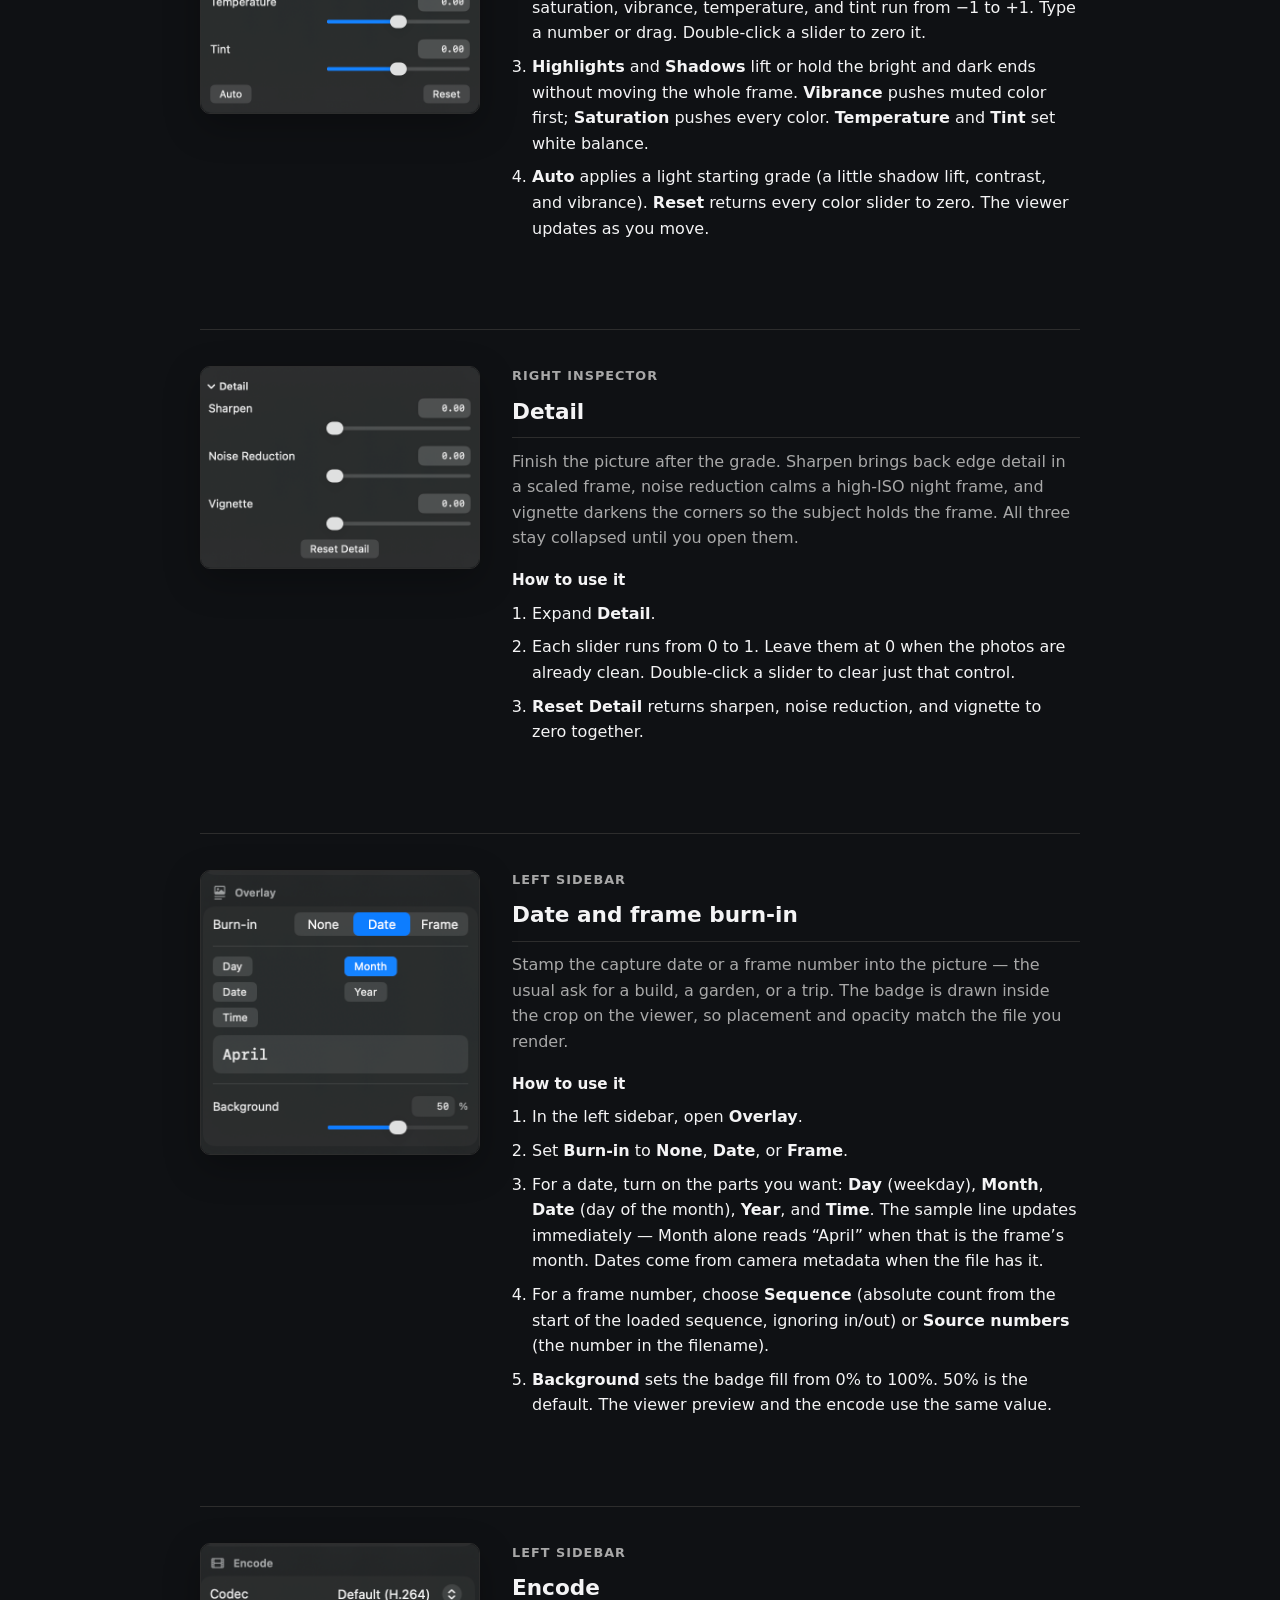
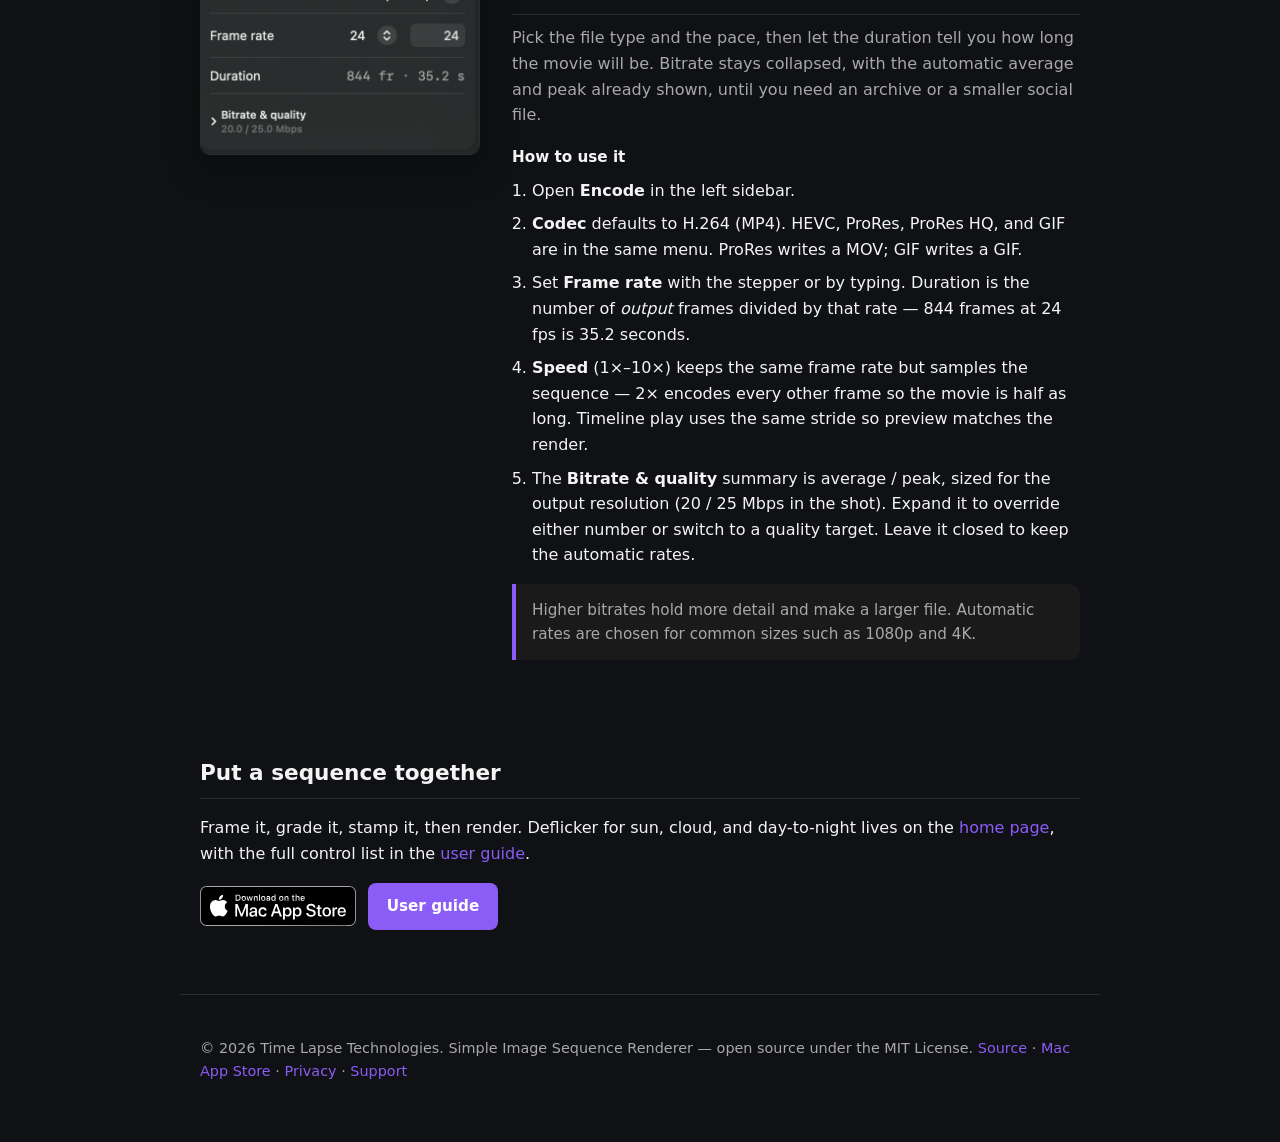
<file: docs/features.html>
<!DOCTYPE html>
<html lang="en">
  <head>
    <meta charset="utf-8" />
    <meta name="viewport" content="width=device-width, initial-scale=1" />
    <title>Features — SISR</title>
    <meta
      name="description"
      content="Close-up tour of SISR for Mac: crop and frame, resolution fitness, align and zoom, straighten, color, detail, date overlay, and encode."
    />
    <link rel="icon" type="image/png" sizes="32x32" href="assets/favicon-32.png" />
    <link rel="apple-touch-icon" href="assets/icon-128.png" />
    <link rel="stylesheet" href="assets/style.css" />
  </head>
  <body>
    <header class="site-header">
      <div class="site-header__inner">
        <a class="brand" href="index.html" aria-label="SISR home">
          <img
            class="brand__logo"
            src="assets/icon-128.png"
            width="36"
            height="36"
            alt=""
            decoding="async"
          />
          <span>SISR</span>
        </a>
        <nav class="nav" aria-label="Primary">
          <a href="index.html">Home</a>
          <a href="features.html" aria-current="page">Features</a>
          <a href="guide.html">Guide</a>
          <a href="crops.html">Crops</a>
          <a href="privacy.html">Privacy</a>
          <a href="support.html">Support</a>
          <a
            class="app-store-badge"
            href="https://apps.apple.com/us/app/sisr/id6818915389?mt=12"
            aria-label="Download on the Mac App Store"
          >
            <img
              src="assets/download-on-the-mac-app-store.svg"
              alt="Download on the Mac App Store"
              width="156"
              height="40"
            />
          </a>
        </nav>
      </div>
    </header>

    <main>
      <section class="hero">
        <p class="eyebrow">Version 1.1</p>
        <h1>The controls, up close</h1>
        <p class="lead">
          SISR keeps the everyday path short and tucks the precise tools one disclosure
          away. These are the inspector and sidebar controls you use to frame a still
          sequence, grade it, stamp a date, and encode — with a short how-to for each.
        </p>
        <div class="btn-row">
          <a
            class="app-store-badge app-store-badge--lg"
            href="https://apps.apple.com/us/app/sisr/id6818915389?mt=12"
            aria-label="Download on the Mac App Store"
          >
            <img
              src="assets/download-on-the-mac-app-store.svg"
              alt="Download on the Mac App Store"
              width="211"
              height="54"
            />
          </a>
          <a class="btn btn--ghost" href="guide.html">Full user guide</a>
          <a class="btn btn--ghost" href="index.html#deflicker">Deflicker</a>
        </div>
      </section>

      <section id="crop" class="feature">
        <figure class="feature__shot">
          <img
            src="assets/features/crop-frame.png"
            alt="Crop and Frame inspector with aspect, output size chips, crop pixels, and output pixels"
            width="598"
            height="414"
            decoding="async"
          />
        </figure>
        <div class="feature__copy">
          <p class="eyebrow">Right inspector</p>
          <h2>Crop &amp; frame</h2>
          <p>
            Turn a camera still into a delivery frame without leaving the sequence.
            Aspect, output size, and the two pixel readouts stay in one section so you
            can see the crop you are taking and the picture you will encode.
          </p>
          <h3>How to use it</h3>
          <ol class="steps">
            <li>Open <strong>Crop &amp; Frame</strong> on the right.</li>
            <li>
              Set <strong>Aspect</strong> (16:9 in the shot) or pick an
              <strong>Output size</strong> chip. Preset sizes lock the crop to that frame.
            </li>
            <li>
              <strong>Native</strong> keeps the full photo at its own resolution.
              <strong>Scale fit</strong> shrinks the full frame to a max width or height
              and never crops or enlarges. Chips such as <strong>4K UHD</strong> and
              <strong>DCI 4K</strong> crop to a fixed delivery size.
            </li>
            <li>
              Read <strong>Crop pixels</strong> (what you keep from the still) and
              <strong>Output pixels</strong> (what the file will be). Drag the rectangle
              in the viewer when you want to place it by hand.
            </li>
          </ol>
          <p>
            Framing diagrams for Keep top, Center, and Keep bottom are on the
            <a href="crops.html">crops page</a>.
          </p>
        </div>
      </section>

      <section id="fitness" class="feature">
        <figure class="feature__shot">
          <img
            src="assets/features/resolution-fitness.png"
            alt="Resolution fitness list comparing 8K through 360p, with Native and Heavy upscale badges"
            width="600"
            height="606"
            loading="lazy"
            decoding="async"
          />
        </figure>
        <div class="feature__copy">
          <p class="eyebrow">Right inspector</p>
          <h2>Resolution fitness</h2>
          <p>
            A green <strong>Native</strong> badge means the current crop already has the
            pixels for that size. A red <strong>Heavy upscale</strong> badge means the
            render would enlarge the crop to get there — fine for a draft, costly for a
            master. The list is the fastest way to pick a size your photos can actually
            support.
          </p>
          <h3>How to use it</h3>
          <ol class="steps">
            <li>Expand <strong>Resolution fitness</strong> under Crop &amp; Frame.</li>
            <li>
              Scan the sizes: 8K, 4K, 1440p, 1080p, 720p, Instagram Story, and the smaller
              presets. Each row shows the target pixels and a fitness badge.
            </li>
            <li>
              Click a row to apply that output size. In this example 4K UHD is Native,
              while 8K would upscale the crop by 141%.
            </li>
            <li>
              If the chosen size still needs enlargement, a warning appears above the list
              with the crop size and the scale.
            </li>
          </ol>
        </div>
      </section>

      <section id="align" class="feature">
        <figure class="feature__shot">
          <img
            src="assets/features/align-zoom.png"
            alt="Align and zoom controls with a 1.20× zoom slider and Top, Center, Bottom, Left, and Right buttons"
            width="596"
            height="352"
            loading="lazy"
            decoding="async"
          />
        </figure>
        <div class="feature__copy">
          <p class="eyebrow">Right inspector</p>
          <h2>Align &amp; zoom</h2>
          <p>
            Punch in on a subject, then snap the frame to an edge. Useful for a horizon
            that should sit on the top or bottom third, or a build that belongs on the
            left of a 16:9 frame.
          </p>
          <h3>How to use it</h3>
          <ol class="steps">
            <li>Expand <strong>Align &amp; zoom</strong>.</li>
            <li>
              Drag <strong>Zoom</strong> from 1.00× to 4.00×, or type a value. 1.00× is the
              largest crop that still fills the aspect. Double-click the slider to return
              to 1.00×.
            </li>
            <li>
              Tap <strong>Top</strong>, <strong>Center</strong>, <strong>Bottom</strong>,
              <strong>Left</strong>, or <strong>Right</strong> to slide that crop against
              the matching edge of the photo. Center is the balanced default.
            </li>
          </ol>
        </div>
      </section>

      <section id="transform" class="feature">
        <figure class="feature__shot">
          <img
            src="assets/features/transform.png"
            alt="Straighten slider at 0 degrees, 90-degree rotate chips, flip toggles, and Reset Transform"
            width="608"
            height="520"
            loading="lazy"
            decoding="async"
          />
        </figure>
        <div class="feature__copy">
          <p class="eyebrow">Right inspector</p>
          <h2>Straighten, rotate, and flip</h2>
          <p>
            Level a horizon, turn a camera that was shot on its side into a vertical
            video, or mirror a frame. Straighten is always visible. Quarter-turns and
            flips stay inside <strong>Rotate &amp; flips</strong> until you need them.
          </p>
          <h3>How to use it</h3>
          <ol class="steps">
            <li>
              Drag <strong>Straighten</strong> between −45° and 45°, or type the degrees.
              Double-click the slider to return to 0°. The viewer zooms just enough to
              keep the tilted crop filled.
            </li>
            <li>
              Expand <strong>Rotate &amp; flips</strong>. The chips set 0°, 90°, 180°, or
              270°. <strong>Left 90°</strong> and <strong>Right 90°</strong> step from
              wherever you are.
            </li>
            <li>
              <strong>Flip Horizontal</strong> and <strong>Flip Vertical</strong> mirror
              the frame. <strong>Reset Transform</strong> clears straighten, rotation, and
              both flips together.
            </li>
          </ol>
        </div>
      </section>

      <section id="color" class="feature">
        <figure class="feature__shot">
          <img
            src="assets/features/color.png"
            alt="Color sliders for exposure, contrast, highlights, shadows, saturation, vibrance, temperature, and tint, plus Auto and Reset"
            width="600"
            height="942"
            loading="lazy"
            decoding="async"
          />
        </figure>
        <div class="feature__copy">
          <p class="eyebrow">Right inspector</p>
          <h2>Color</h2>
          <p>
            One grade for the whole sequence: exposure and contrast for the overall look,
            highlights and shadows for the ends of the tonal range, and white balance when
            a camera drifted warm or cool across the shoot. Every slider has a numeric
            field, so a look can be repeated exactly.
          </p>
          <h3>How to use it</h3>
          <ol class="steps">
            <li>Expand <strong>Color</strong>.</li>
            <li>
              <strong>Exposure</strong> runs from −2 to +2 stops. Contrast, highlights,
              shadows, saturation, vibrance, temperature, and tint run from −1 to +1.
              Type a number or drag. Double-click a slider to zero it.
            </li>
            <li>
              <strong>Highlights</strong> and <strong>Shadows</strong> lift or hold the
              bright and dark ends without moving the whole frame.
              <strong>Vibrance</strong> pushes muted color first;
              <strong>Saturation</strong> pushes every color.
              <strong>Temperature</strong> and <strong>Tint</strong> set white balance.
            </li>
            <li>
              <strong>Auto</strong> applies a light starting grade (a little shadow lift,
              contrast, and vibrance). <strong>Reset</strong> returns every color slider
              to zero. The viewer updates as you move.
            </li>
          </ol>
        </div>
      </section>

      <section id="detail" class="feature">
        <figure class="feature__shot">
          <img
            src="assets/features/detail.png"
            alt="Detail section with Sharpen, Noise Reduction, and Vignette sliders and a Reset Detail button"
            width="594"
            height="430"
            loading="lazy"
            decoding="async"
          />
        </figure>
        <div class="feature__copy">
          <p class="eyebrow">Right inspector</p>
          <h2>Detail</h2>
          <p>
            Finish the picture after the grade. Sharpen brings back edge detail in a
            scaled frame, noise reduction calms a high-ISO night frame, and vignette
            darkens the corners so the subject holds the frame. All three stay collapsed
            until you open them.
          </p>
          <h3>How to use it</h3>
          <ol class="steps">
            <li>Expand <strong>Detail</strong>.</li>
            <li>
              Each slider runs from 0 to 1. Leave them at 0 when the photos are already
              clean. Double-click a slider to clear just that control.
            </li>
            <li>
              <strong>Reset Detail</strong> returns sharpen, noise reduction, and vignette
              to zero together.
            </li>
          </ol>
        </div>
      </section>

      <section id="overlay" class="feature">
        <figure class="feature__shot">
          <img
            src="assets/features/overlay.png"
            alt="Overlay burn-in set to Date, with Month selected, a preview reading April, and background opacity at 50 percent"
            width="566"
            height="576"
            loading="lazy"
            decoding="async"
          />
        </figure>
        <div class="feature__copy">
          <p class="eyebrow">Left sidebar</p>
          <h2>Date and frame burn-in</h2>
          <p>
            Stamp the capture date or a frame number into the picture — the usual ask for
            a build, a garden, or a trip. The badge is drawn inside the crop on the viewer,
            so placement and opacity match the file you render.
          </p>
          <h3>How to use it</h3>
          <ol class="steps">
            <li>In the left sidebar, open <strong>Overlay</strong>.</li>
            <li>
              Set <strong>Burn-in</strong> to <strong>None</strong>, <strong>Date</strong>,
              or <strong>Frame</strong>.
            </li>
            <li>
              For a date, turn on the parts you want: <strong>Day</strong> (weekday),
              <strong>Month</strong>, <strong>Date</strong> (day of the month),
              <strong>Year</strong>, and <strong>Time</strong>. The sample line updates
              immediately — Month alone reads “April” when that is the frame’s month.
              Dates come from camera metadata when the file has it.
            </li>
            <li>
              For a frame number, choose <strong>Sequence</strong> (absolute count from the
              start of the loaded sequence, ignoring in/out) or <strong>Source numbers</strong>
              (the number in the filename).
            </li>
            <li>
              <strong>Background</strong> sets the badge fill from 0% to 100%. 50% is the
              default. The viewer preview and the encode use the same value.
            </li>
          </ol>
        </div>
      </section>

      <section id="encode" class="feature">
        <figure class="feature__shot">
          <img
            src="assets/features/encode.png"
            alt="Encode section with H.264 codec, 24 fps, a duration of 844 frames and 35.2 seconds, and bitrate summary"
            width="566"
            height="428"
            loading="lazy"
            decoding="async"
          />
        </figure>
        <div class="feature__copy">
          <p class="eyebrow">Left sidebar</p>
          <h2>Encode</h2>
          <p>
            Pick the file type and the pace, then let the duration tell you how long the
            movie will be. Bitrate stays collapsed, with the automatic average and peak
            already shown, until you need an archive or a smaller social file.
          </p>
          <h3>How to use it</h3>
          <ol class="steps">
            <li>Open <strong>Encode</strong> in the left sidebar.</li>
            <li>
              <strong>Codec</strong> defaults to H.264 (MP4). HEVC, ProRes, ProRes HQ, and
              GIF are in the same menu. ProRes writes a MOV; GIF writes a GIF.
            </li>
            <li>
              Set <strong>Frame rate</strong> with the stepper or by typing. Duration is
              the number of <em>output</em> frames divided by that rate — 844 frames at
              24 fps is 35.2 seconds.
            </li>
            <li>
              <strong>Speed</strong> (1×–10×) keeps the same frame rate but samples the
              sequence — 2× encodes every other frame so the movie is half as long.
              Timeline play uses the same stride so preview matches the render.
            </li>
            <li>
              The <strong>Bitrate &amp; quality</strong> summary is average / peak, sized
              for the output resolution (20 / 25 Mbps in the shot). Expand it to override
              either number or switch to a quality target. Leave it closed to keep the
              automatic rates.
            </li>
          </ol>
          <p class="callout">
            Higher bitrates hold more detail and make a larger file. Automatic rates are
            chosen for common sizes such as 1080p and 4K.
          </p>
        </div>
      </section>

      <section>
        <h2>Put a sequence together</h2>
        <p>
          Frame it, grade it, stamp it, then render. Deflicker for sun, cloud, and
          day-to-night lives on the <a href="index.html#deflicker">home page</a>, with the
          full control list in the <a href="guide.html#deflicker">user guide</a>.
        </p>
        <div class="download-inline">
          <a
            class="app-store-badge"
            href="https://apps.apple.com/us/app/sisr/id6818915389?mt=12"
            aria-label="Download on the Mac App Store"
          >
            <img
              src="assets/download-on-the-mac-app-store.svg"
              alt="Download on the Mac App Store"
              width="156"
              height="40"
            />
          </a>
          <a class="btn btn--primary" href="guide.html">User guide</a>
        </div>
      </section>
    </main>

    <footer class="site-footer">
      <p>
        © 2026 Time Lapse Technologies. Simple Image Sequence Renderer — open source under
        the MIT License.
        <a href="https://github.com/timelapsetech/SISR-MacOS">Source</a>
        ·
        <a href="https://apps.apple.com/us/app/sisr/id6818915389?mt=12">Mac App Store</a>
        ·
        <a href="privacy.html">Privacy</a>
        ·
        <a href="support.html">Support</a>
      </p>
    </footer>
  </body>
</html>
</file>
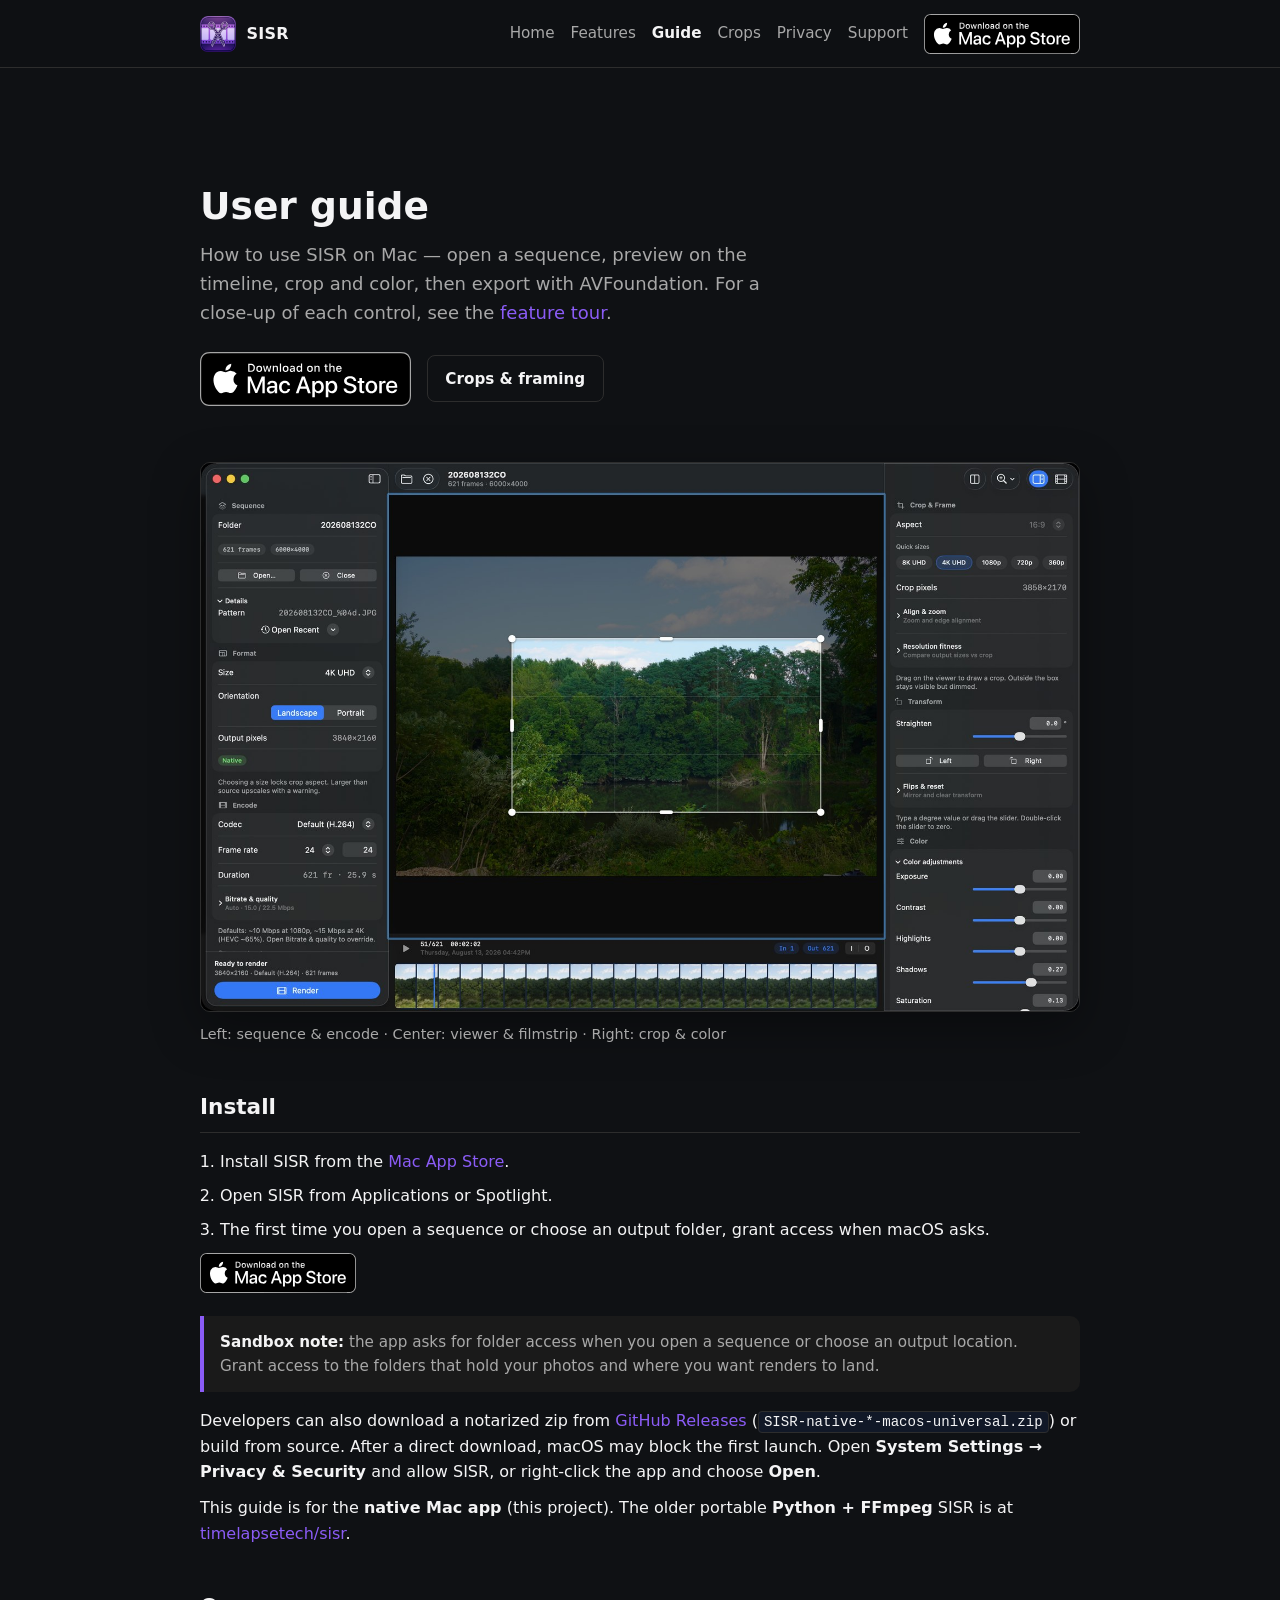
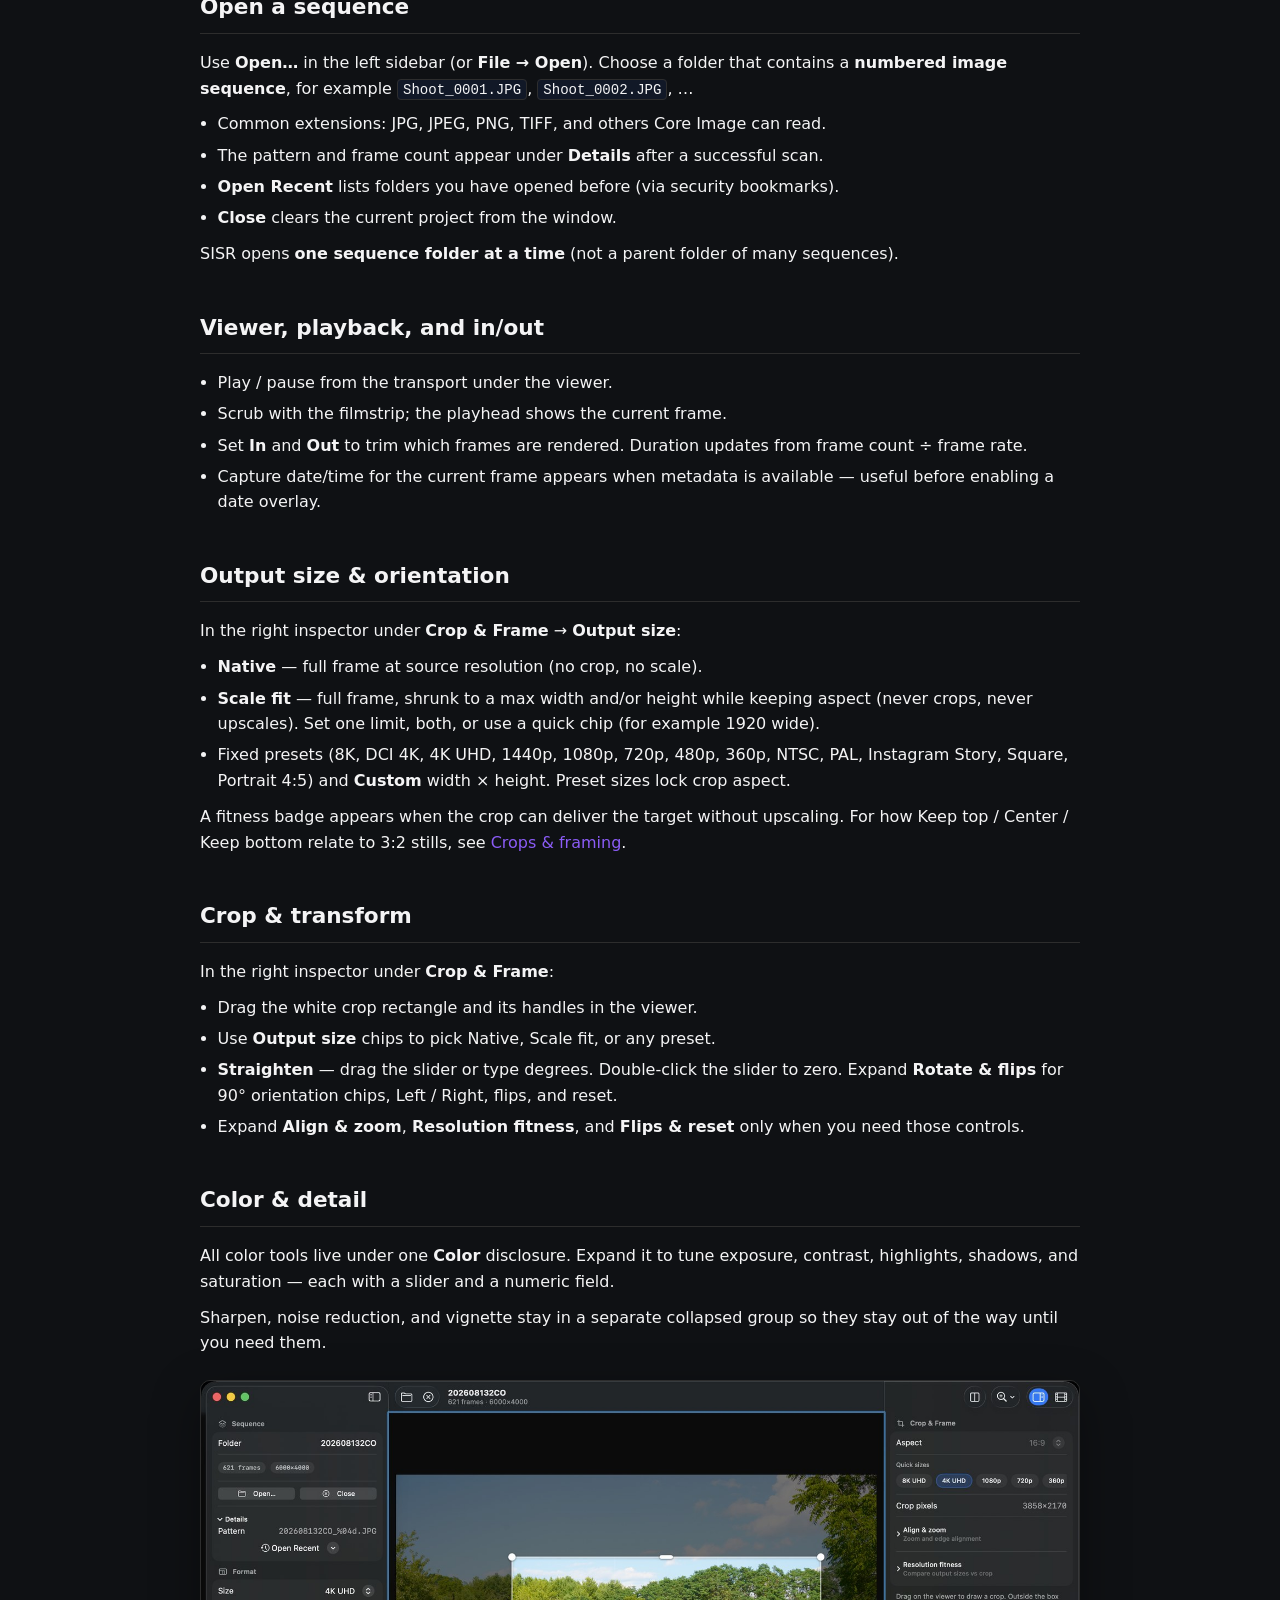
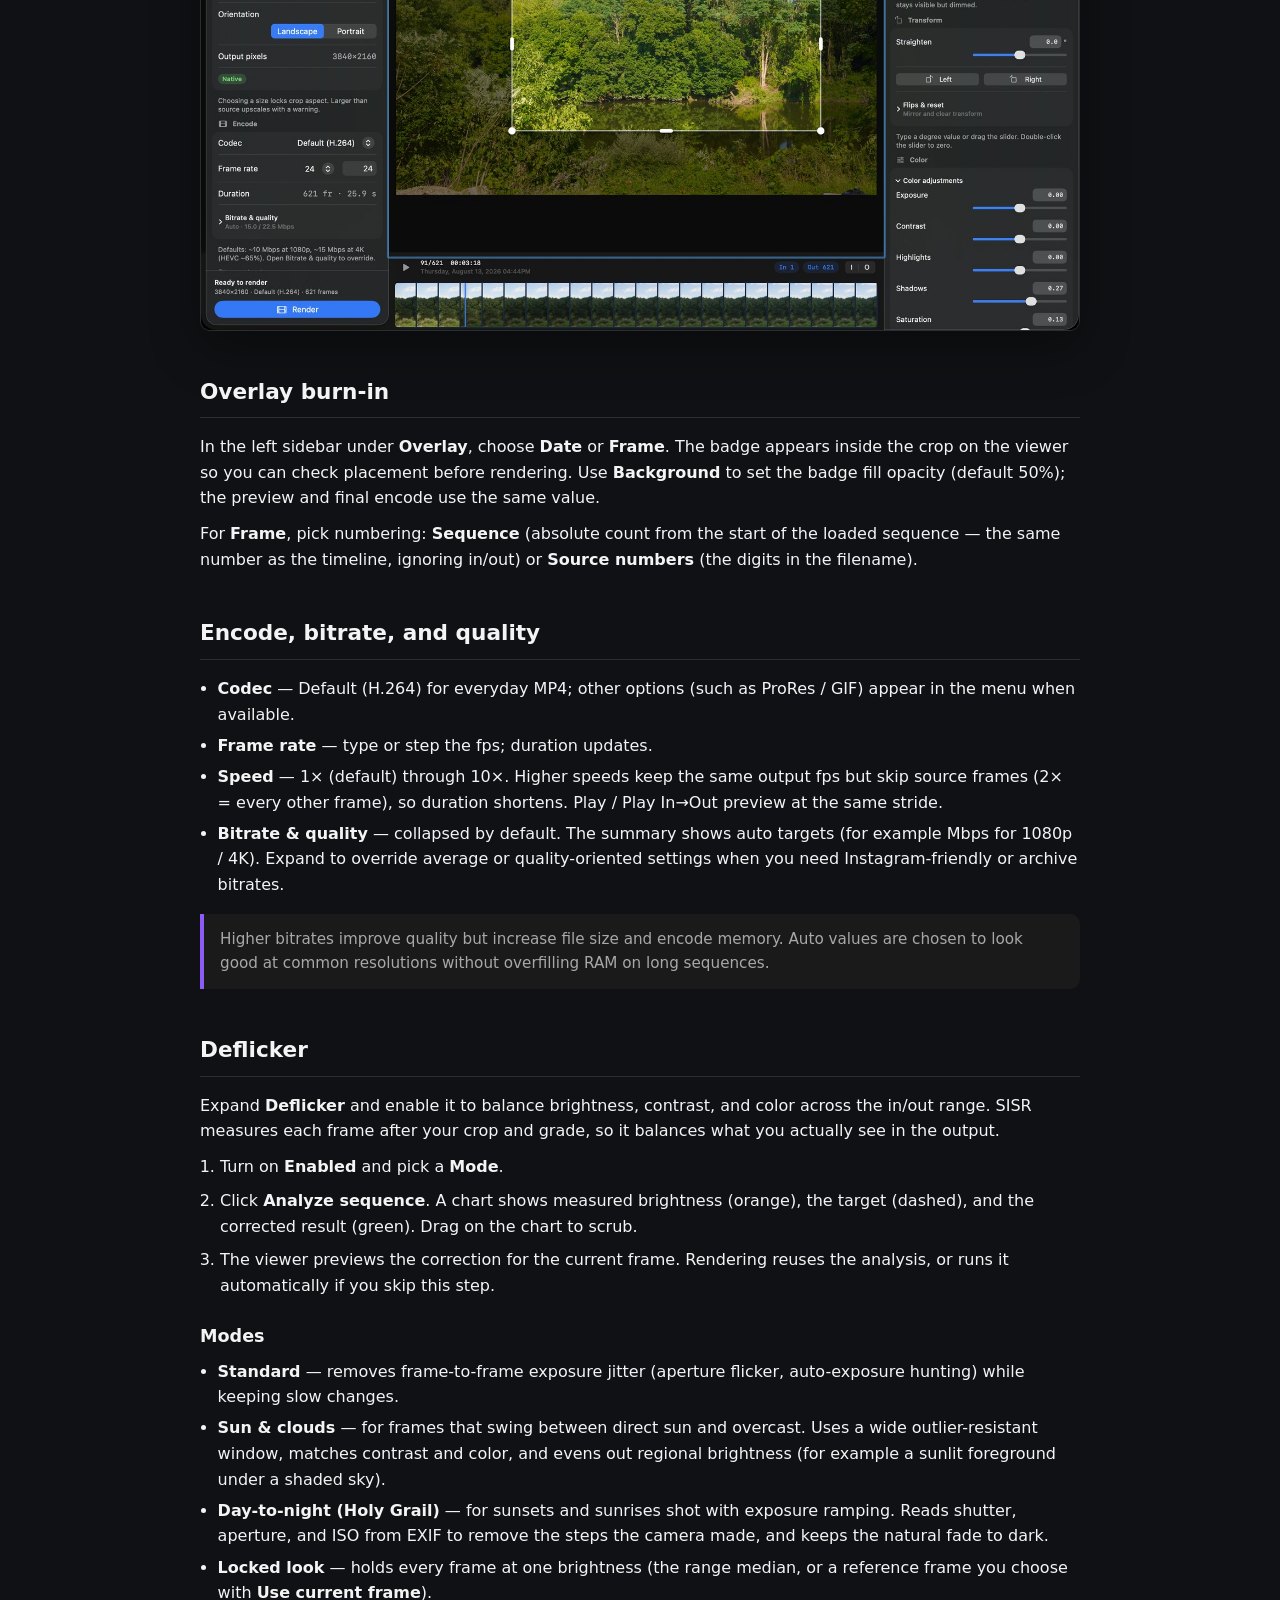
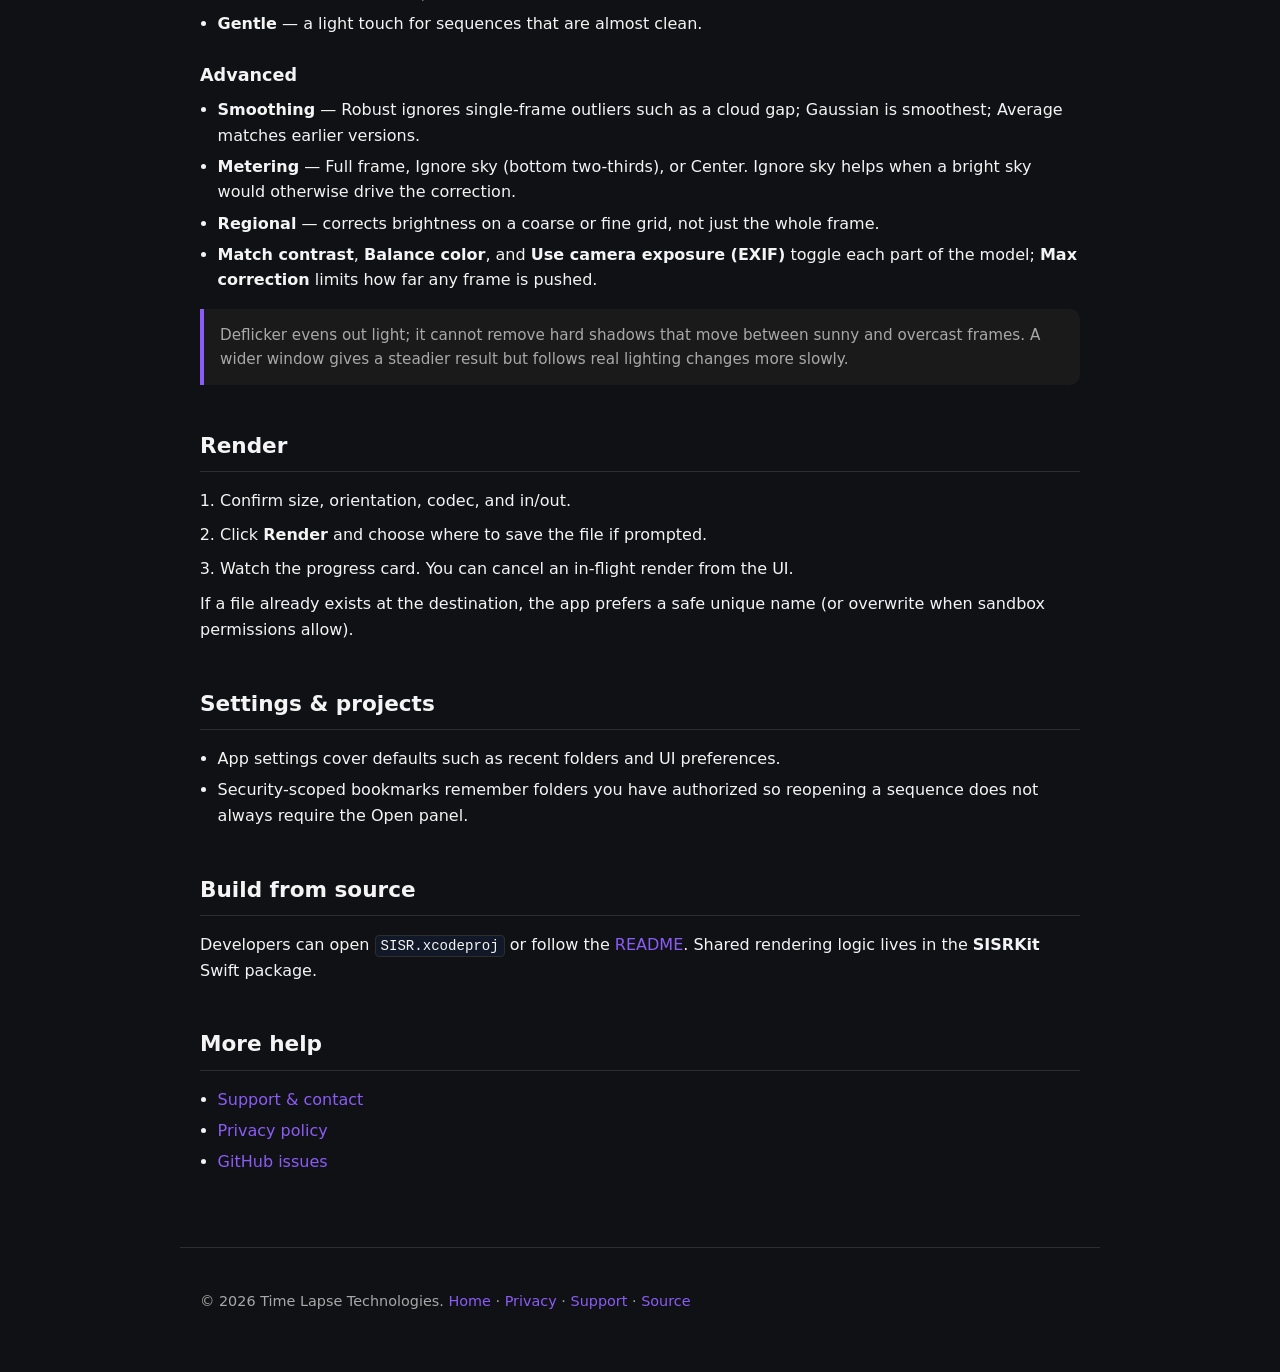
<file: docs/guide.html>
<!DOCTYPE html>
<html lang="en">
  <head>
    <meta charset="utf-8" />
    <meta name="viewport" content="width=device-width, initial-scale=1" />
    <title>Mac user guide — SISR</title>
    <meta
      name="description"
      content="How to use the native SISR Mac app: open a sequence, preview, crop, color, bitrate, deflicker, and render MP4, MOV, or GIF."
    />
    <link rel="icon" type="image/png" sizes="32x32" href="assets/favicon-32.png" />
    <link rel="apple-touch-icon" href="assets/icon-128.png" />
    <link rel="stylesheet" href="assets/style.css" />
  </head>
  <body>
    <header class="site-header">
      <div class="site-header__inner">
        <a class="brand" href="index.html" aria-label="SISR home">
          <img
            class="brand__logo"
            src="assets/icon-128.png"
            width="36"
            height="36"
            alt=""
            decoding="async"
          />
          <span>SISR</span>
        </a>
        <nav class="nav" aria-label="Primary">
          <a href="index.html">Home</a>
          <a href="features.html">Features</a>
          <a href="guide.html" aria-current="page">Guide</a>
          <a href="crops.html">Crops</a>
          <a href="privacy.html">Privacy</a>
          <a href="support.html">Support</a>
          <a
            class="app-store-badge"
            href="https://apps.apple.com/us/app/sisr/id6818915389?mt=12"
            aria-label="Download on the Mac App Store"
          >
            <img
              src="assets/download-on-the-mac-app-store.svg"
              alt="Download on the Mac App Store"
              width="156"
              height="40"
            />
          </a>
        </nav>
      </div>
    </header>

    <main>
      <section class="hero">
        <h1>User guide</h1>
        <p class="lead">
          How to use SISR on Mac — open a sequence, preview on the timeline, crop and
          color, then export with AVFoundation. For a close-up of each control, see the
          <a href="features.html">feature tour</a>.
        </p>
        <div class="btn-row">
          <a
            class="app-store-badge app-store-badge--lg"
            href="https://apps.apple.com/us/app/sisr/id6818915389?mt=12"
            aria-label="Download on the Mac App Store"
          >
            <img
              src="assets/download-on-the-mac-app-store.svg"
              alt="Download on the Mac App Store"
              width="211"
              height="54"
            />
          </a>
          <a class="btn btn--ghost" href="crops.html">Crops &amp; framing</a>
        </div>
      </section>

      <figure class="shot-hero shot-hero--inline">
        <img
          src="assets/screenshots/web-01-workspace.jpg"
          alt="SISR workspace with left sequence panel, center viewer, and right inspector"
          width="1600"
          height="1000"
          decoding="async"
        />
        <figcaption>Left: sequence &amp; encode · Center: viewer &amp; filmstrip · Right: crop &amp; color</figcaption>
      </figure>

      <section id="install">
        <h2>Install</h2>
        <ol class="steps">
          <li>
            Install SISR from the
            <a href="https://apps.apple.com/us/app/sisr/id6818915389?mt=12">Mac App Store</a>.
          </li>
          <li>Open SISR from Applications or Spotlight.</li>
          <li>
            The first time you open a sequence or choose an output folder, grant access when
            macOS asks.
          </li>
        </ol>
        <p>
          <a
            class="app-store-badge"
            href="https://apps.apple.com/us/app/sisr/id6818915389?mt=12"
            aria-label="Download on the Mac App Store"
          >
            <img
              src="assets/download-on-the-mac-app-store.svg"
              alt="Download on the Mac App Store"
              width="156"
              height="40"
            />
          </a>
        </p>
        <p class="callout">
          <strong>Sandbox note:</strong> the app asks for folder access when you open a
          sequence or choose an output location. Grant access to the folders that hold your
          photos and where you want renders to land.
        </p>
        <p>
          Developers can also download a notarized zip from
          <a href="https://github.com/timelapsetech/SISR-MacOS/releases">GitHub Releases</a>
          (<code>SISR-native-*-macos-universal.zip</code>) or build from source. After a
          direct download, macOS may block the first launch. Open
          <strong>System Settings → Privacy &amp; Security</strong> and allow SISR, or
          right-click the app and choose <strong>Open</strong>.
        </p>
        <p>
          This guide is for the <strong>native Mac app</strong> (this project). The older
          portable <strong>Python + FFmpeg</strong> SISR is at
          <a href="https://github.com/timelapsetech/sisr">timelapsetech/sisr</a>.
        </p>
      </section>

      <section id="open">
        <h2>Open a sequence</h2>
        <p>
          Use <strong>Open…</strong> in the left sidebar (or <strong>File → Open</strong>).
          Choose a folder that contains a <strong>numbered image sequence</strong>, for
          example <code>Shoot_0001.JPG</code>, <code>Shoot_0002.JPG</code>, …
        </p>
        <ul>
          <li>Common extensions: JPG, JPEG, PNG, TIFF, and others Core Image can read.</li>
          <li>
            The pattern and frame count appear under <strong>Details</strong> after a
            successful scan.
          </li>
          <li>
            <strong>Open Recent</strong> lists folders you have opened before (via security
            bookmarks).
          </li>
          <li><strong>Close</strong> clears the current project from the window.</li>
        </ul>
        <p>
          SISR opens <strong>one sequence folder at a time</strong> (not a parent folder of
          many sequences).
        </p>
      </section>

      <section id="viewer">
        <h2>Viewer, playback, and in/out</h2>
        <ul>
          <li>Play / pause from the transport under the viewer.</li>
          <li>Scrub with the filmstrip; the playhead shows the current frame.</li>
          <li>
            Set <strong>In</strong> and <strong>Out</strong> to trim which frames are
            rendered. Duration updates from frame count ÷ frame rate.
          </li>
          <li>
            Capture date/time for the current frame appears when metadata is available —
            useful before enabling a date overlay.
          </li>
        </ul>
      </section>

      <section id="format">
        <h2>Output size &amp; orientation</h2>
        <p>
          In the right inspector under <strong>Crop &amp; Frame</strong> →
          <strong>Output size</strong>:
        </p>
        <ul>
          <li>
            <strong>Native</strong> — full frame at source resolution (no crop, no scale).
          </li>
          <li>
            <strong>Scale fit</strong> — full frame, shrunk to a max width and/or height
            while keeping aspect (never crops, never upscales). Set one limit, both, or use
            a quick chip (for example 1920 wide).
          </li>
          <li>
            Fixed presets (8K, DCI 4K, 4K UHD, 1440p, 1080p, 720p, 480p, 360p, NTSC, PAL,
            Instagram Story, Square, Portrait 4:5) and <strong>Custom</strong> width × height.
            Preset sizes lock crop aspect.
          </li>
        </ul>
        <p>
          A fitness badge appears when the crop can deliver the target without upscaling.
          For how Keep top / Center / Keep bottom relate to 3:2 stills, see
          <a href="crops.html">Crops &amp; framing</a>.
        </p>
      </section>

      <section id="crop">
        <h2>Crop &amp; transform</h2>
        <p>In the right inspector under <strong>Crop &amp; Frame</strong>:</p>
        <ul>
          <li>Drag the white crop rectangle and its handles in the viewer.</li>
          <li>Use <strong>Output size</strong> chips to pick Native, Scale fit, or any preset.</li>
          <li>
            <strong>Straighten</strong> — drag the slider or type degrees. Double-click the
            slider to zero. Expand <strong>Rotate &amp; flips</strong> for 90° orientation
            chips, Left / Right, flips, and reset.
          </li>
          <li>
            Expand <strong>Align &amp; zoom</strong>, <strong>Resolution fitness</strong>,
            and <strong>Flips &amp; reset</strong> only when you need those controls.
          </li>
        </ul>
      </section>

      <section id="color">
        <h2>Color &amp; detail</h2>
        <p>
          All color tools live under one <strong>Color</strong> disclosure.
          Expand it to tune exposure, contrast, highlights, shadows, and saturation — each
          with a slider and a numeric field.
        </p>
        <p>
          Sharpen, noise reduction, and vignette stay in a separate collapsed group so they
          stay out of the way until you need them.
        </p>
        <figure class="shot-hero shot-hero--inline">
          <img
            src="assets/screenshots/web-03-color.jpg"
            alt="Color adjustments expanded in the inspector"
            width="1600"
            height="1000"
            loading="lazy"
            decoding="async"
          />
        </figure>
      </section>

      <section id="overlay">
        <h2>Overlay burn-in</h2>
        <p>
          In the left sidebar under <strong>Overlay</strong>, choose
          <strong>Date</strong> or <strong>Frame</strong>. The badge appears inside the crop
          on the viewer so you can check placement before rendering. Use
          <strong>Background</strong> to set the badge fill opacity (default 50%); the
          preview and final encode use the same value.
        </p>
        <p>
          For <strong>Frame</strong>, pick numbering:
          <strong>Sequence</strong> (absolute count from the start of the loaded sequence —
          the same number as the timeline, ignoring in/out) or
          <strong>Source numbers</strong> (the digits in the filename).
        </p>
      </section>

      <section id="encode">
        <h2>Encode, bitrate, and quality</h2>
        <ul>
          <li>
            <strong>Codec</strong> — Default (H.264) for everyday MP4; other options (such as
            ProRes / GIF) appear in the menu when available.
          </li>
          <li><strong>Frame rate</strong> — type or step the fps; duration updates.</li>
          <li>
            <strong>Speed</strong> — 1× (default) through 10×. Higher speeds keep the same
            output fps but skip source frames (2× = every other frame), so duration shortens.
            Play / Play In→Out preview at the same stride.
          </li>
          <li>
            <strong>Bitrate &amp; quality</strong> — collapsed by default. The summary shows
            auto targets (for example Mbps for 1080p / 4K). Expand to override average or
            quality-oriented settings when you need Instagram-friendly or archive bitrates.
          </li>
        </ul>
        <p class="callout">
          Higher bitrates improve quality but increase file size and encode memory. Auto
          values are chosen to look good at common resolutions without overfilling RAM on
          long sequences.
        </p>
      </section>

      <section id="deflicker">
        <h2>Deflicker</h2>
        <p>
          Expand <strong>Deflicker</strong> and enable it to balance brightness, contrast,
          and color across the in/out range. SISR measures each frame after your crop and
          grade, so it balances what you actually see in the output.
        </p>
        <ol class="steps">
          <li>Turn on <strong>Enabled</strong> and pick a <strong>Mode</strong>.</li>
          <li>
            Click <strong>Analyze sequence</strong>. A chart shows measured brightness
            (orange), the target (dashed), and the corrected result (green). Drag on the
            chart to scrub.
          </li>
          <li>
            The viewer previews the correction for the current frame. Rendering reuses the
            analysis, or runs it automatically if you skip this step.
          </li>
        </ol>
        <h3>Modes</h3>
        <ul>
          <li>
            <strong>Standard</strong> — removes frame-to-frame exposure jitter (aperture
            flicker, auto-exposure hunting) while keeping slow changes.
          </li>
          <li>
            <strong>Sun &amp; clouds</strong> — for frames that swing between direct sun and
            overcast. Uses a wide outlier-resistant window, matches contrast and color, and
            evens out regional brightness (for example a sunlit foreground under a shaded sky).
          </li>
          <li>
            <strong>Day-to-night (Holy Grail)</strong> — for sunsets and sunrises shot with
            exposure ramping. Reads shutter, aperture, and ISO from EXIF to remove the steps
            the camera made, and keeps the natural fade to dark.
          </li>
          <li>
            <strong>Locked look</strong> — holds every frame at one brightness (the range
            median, or a reference frame you choose with <strong>Use current frame</strong>).
          </li>
          <li>
            <strong>Gentle</strong> — a light touch for sequences that are almost clean.
          </li>
        </ul>
        <h3>Advanced</h3>
        <ul>
          <li>
            <strong>Smoothing</strong> — Robust ignores single-frame outliers such as a cloud
            gap; Gaussian is smoothest; Average matches earlier versions.
          </li>
          <li>
            <strong>Metering</strong> — Full frame, Ignore sky (bottom two-thirds), or Center.
            Ignore sky helps when a bright sky would otherwise drive the correction.
          </li>
          <li>
            <strong>Regional</strong> — corrects brightness on a coarse or fine grid, not just
            the whole frame.
          </li>
          <li>
            <strong>Match contrast</strong>, <strong>Balance color</strong>, and
            <strong>Use camera exposure (EXIF)</strong> toggle each part of the model;
            <strong>Max correction</strong> limits how far any frame is pushed.
          </li>
        </ul>
        <p class="callout">
          Deflicker evens out light; it cannot remove hard shadows that move between sunny
          and overcast frames. A wider window gives a steadier result but follows real
          lighting changes more slowly.
        </p>
      </section>

      <section id="render">
        <h2>Render</h2>
        <ol class="steps">
          <li>Confirm size, orientation, codec, and in/out.</li>
          <li>Click <strong>Render</strong> and choose where to save the file if prompted.</li>
          <li>
            Watch the progress card. You can cancel an in-flight render from the UI.
          </li>
        </ol>
        <p>
          If a file already exists at the destination, the app prefers a safe unique name
          (or overwrite when sandbox permissions allow).
        </p>
      </section>

      <section id="settings">
        <h2>Settings &amp; projects</h2>
        <ul>
          <li>App settings cover defaults such as recent folders and UI preferences.</li>
          <li>
            Security-scoped bookmarks remember folders you have authorized so reopening a
            sequence does not always require the Open panel.
          </li>
        </ul>
      </section>

      <section id="build">
        <h2>Build from source</h2>
        <p>
          Developers can open <code>SISR.xcodeproj</code> or follow the
          <a href="https://github.com/timelapsetech/SISR-MacOS#open--run">README</a>.
          Shared rendering logic lives in the <strong>SISRKit</strong> Swift package.
        </p>
      </section>

      <section id="help-more">
        <h2>More help</h2>
        <ul>
          <li><a href="support.html">Support &amp; contact</a></li>
          <li><a href="privacy.html">Privacy policy</a></li>
          <li>
            <a href="https://github.com/timelapsetech/SISR-MacOS/issues">GitHub issues</a>
          </li>
        </ul>
      </section>
    </main>

    <footer class="site-footer">
      <p>
        © 2026 Time Lapse Technologies.
        <a href="index.html">Home</a>
        ·
        <a href="privacy.html">Privacy</a>
        ·
        <a href="support.html">Support</a>
        ·
        <a href="https://github.com/timelapsetech/SISR-MacOS">Source</a>
      </p>
    </footer>
  </body>
</html>
</file>
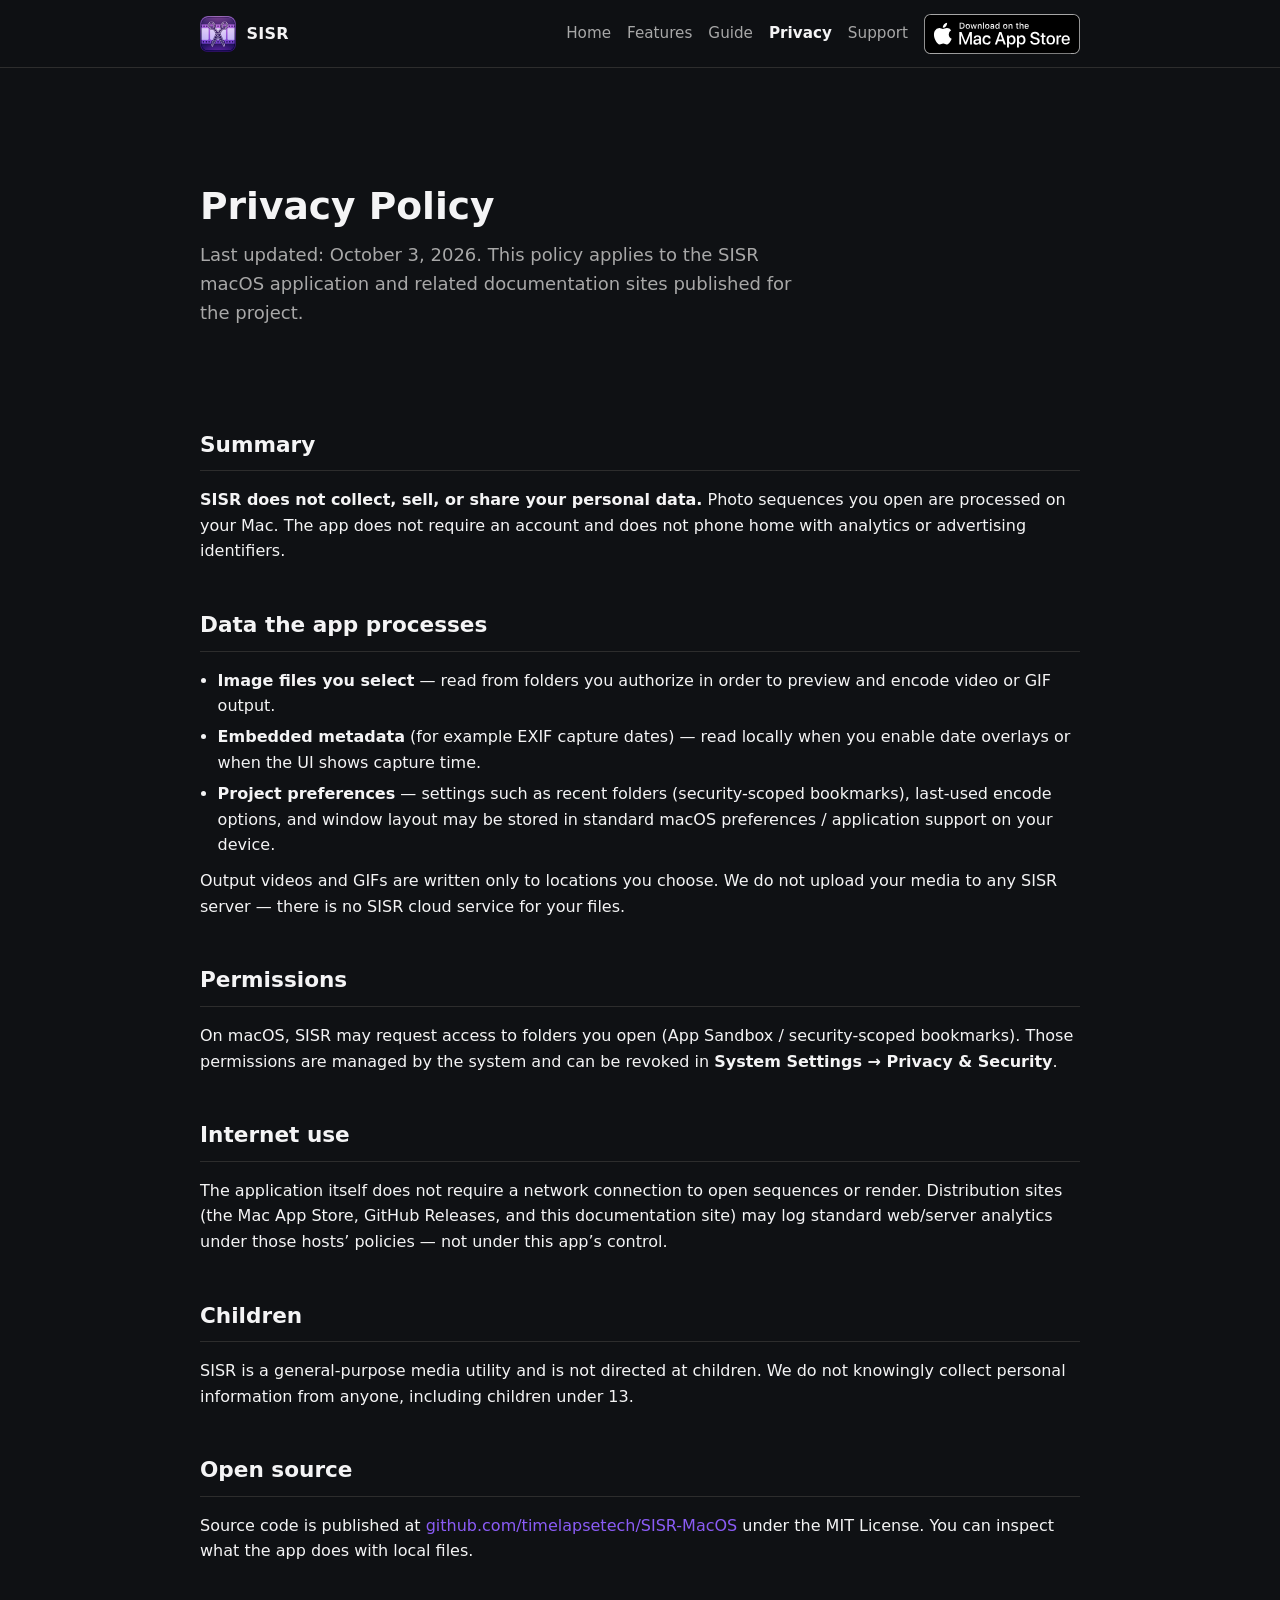
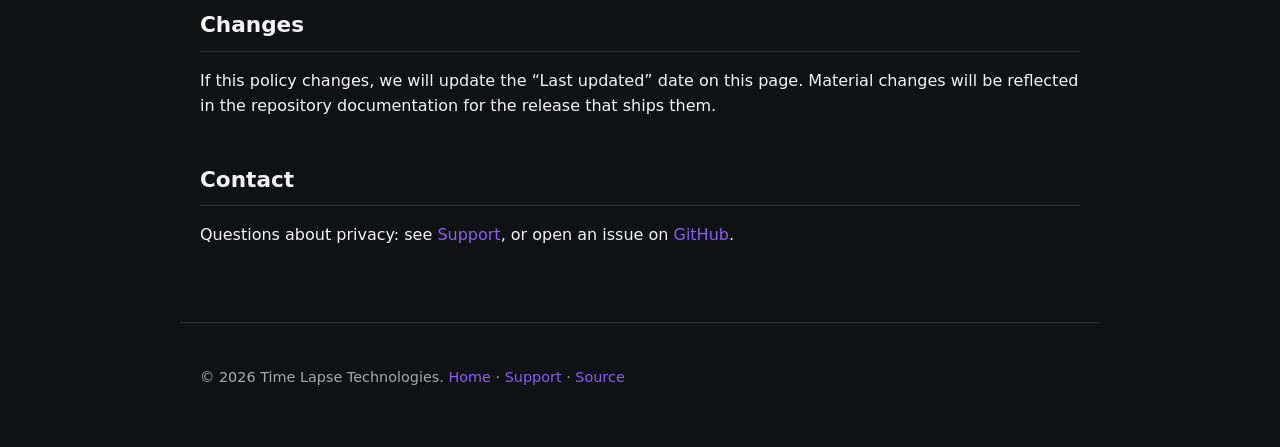
<file: docs/privacy.html>
<!DOCTYPE html>
<html lang="en">
  <head>
    <meta charset="utf-8" />
    <meta name="viewport" content="width=device-width, initial-scale=1" />
    <title>Privacy Policy — SISR</title>
    <meta
      name="description"
      content="Privacy policy for SISR (Simple Image Sequence Renderer). The Mac app processes your photos on your device and does not collect personal data."
    />
    <link rel="icon" type="image/png" sizes="32x32" href="assets/favicon-32.png" />
    <link rel="apple-touch-icon" href="assets/icon-128.png" />
    <link rel="stylesheet" href="assets/style.css" />
  </head>
  <body>
    <header class="site-header">
      <div class="site-header__inner">
        <a class="brand" href="index.html" aria-label="SISR home">
          <img
            class="brand__logo"
            src="assets/icon-128.png"
            width="36"
            height="36"
            alt=""
            decoding="async"
          />
          <span>SISR</span>
        </a>
        <nav class="nav" aria-label="Primary">
          <a href="index.html">Home</a>
          <a href="features.html">Features</a>
          <a href="guide.html">Guide</a>
          <a href="privacy.html" aria-current="page">Privacy</a>
          <a href="support.html">Support</a>
          <a
            class="app-store-badge"
            href="https://apps.apple.com/us/app/sisr/id6818915389?mt=12"
            aria-label="Download on the Mac App Store"
          >
            <img
              src="assets/download-on-the-mac-app-store.svg"
              alt="Download on the Mac App Store"
              width="156"
              height="40"
            />
          </a>
        </nav>
      </div>
    </header>

    <main>
      <section class="hero">
        <h1>Privacy Policy</h1>
        <p class="lead">
          Last updated: October 3, 2026. This policy applies to the SISR macOS application
          and related documentation sites published for the project.
        </p>
      </section>

      <section>
        <h2>Summary</h2>
        <p>
          <strong>SISR does not collect, sell, or share your personal data.</strong> Photo
          sequences you open are processed on your Mac. The app does not require an account
          and does not phone home with analytics or advertising identifiers.
        </p>
      </section>

      <section>
        <h2>Data the app processes</h2>
        <ul>
          <li>
            <strong>Image files you select</strong> — read from folders you authorize in
            order to preview and encode video or GIF output.
          </li>
          <li>
            <strong>Embedded metadata</strong> (for example EXIF capture dates) — read
            locally when you enable date overlays or when the UI shows capture time.
          </li>
          <li>
            <strong>Project preferences</strong> — settings such as recent folders
            (security-scoped bookmarks), last-used encode options, and window layout may be
            stored in standard macOS preferences / application support on your device.
          </li>
        </ul>
        <p>
          Output videos and GIFs are written only to locations you choose. We do not upload
          your media to any SISR server — there is no SISR cloud service for your files.
        </p>
      </section>

      <section>
        <h2>Permissions</h2>
        <p>
          On macOS, SISR may request access to folders you open (App Sandbox /
          security-scoped bookmarks). Those permissions are managed by the system and can be
          revoked in <strong>System Settings → Privacy &amp; Security</strong>.
        </p>
      </section>

      <section>
        <h2>Internet use</h2>
        <p>
          The application itself does not require a network connection to open sequences or
          render. Distribution sites (the Mac App Store, GitHub Releases, and this
          documentation site) may log standard web/server analytics under those hosts’
          policies — not under this app’s control.
        </p>
      </section>

      <section>
        <h2>Children</h2>
        <p>
          SISR is a general-purpose media utility and is not directed at children. We do not
          knowingly collect personal information from anyone, including children under 13.
        </p>
      </section>

      <section>
        <h2>Open source</h2>
        <p>
          Source code is published at
          <a href="https://github.com/timelapsetech/SISR-MacOS">github.com/timelapsetech/SISR-MacOS</a>
          under the MIT License. You can inspect what the app does with local files.
        </p>
      </section>

      <section>
        <h2>Changes</h2>
        <p>
          If this policy changes, we will update the “Last updated” date on this page. Material
          changes will be reflected in the repository documentation for the release that
          ships them.
        </p>
      </section>

      <section>
        <h2>Contact</h2>
        <p>
          Questions about privacy: see <a href="support.html">Support</a>, or open an issue
          on
          <a href="https://github.com/timelapsetech/SISR-MacOS/issues">GitHub</a>.
        </p>
      </section>
    </main>

    <footer class="site-footer">
      <p>
        © 2026 Time Lapse Technologies.
        <a href="index.html">Home</a>
        ·
        <a href="support.html">Support</a>
        ·
        <a href="https://github.com/timelapsetech/SISR-MacOS">Source</a>
      </p>
    </footer>
  </body>
</html>
</file>
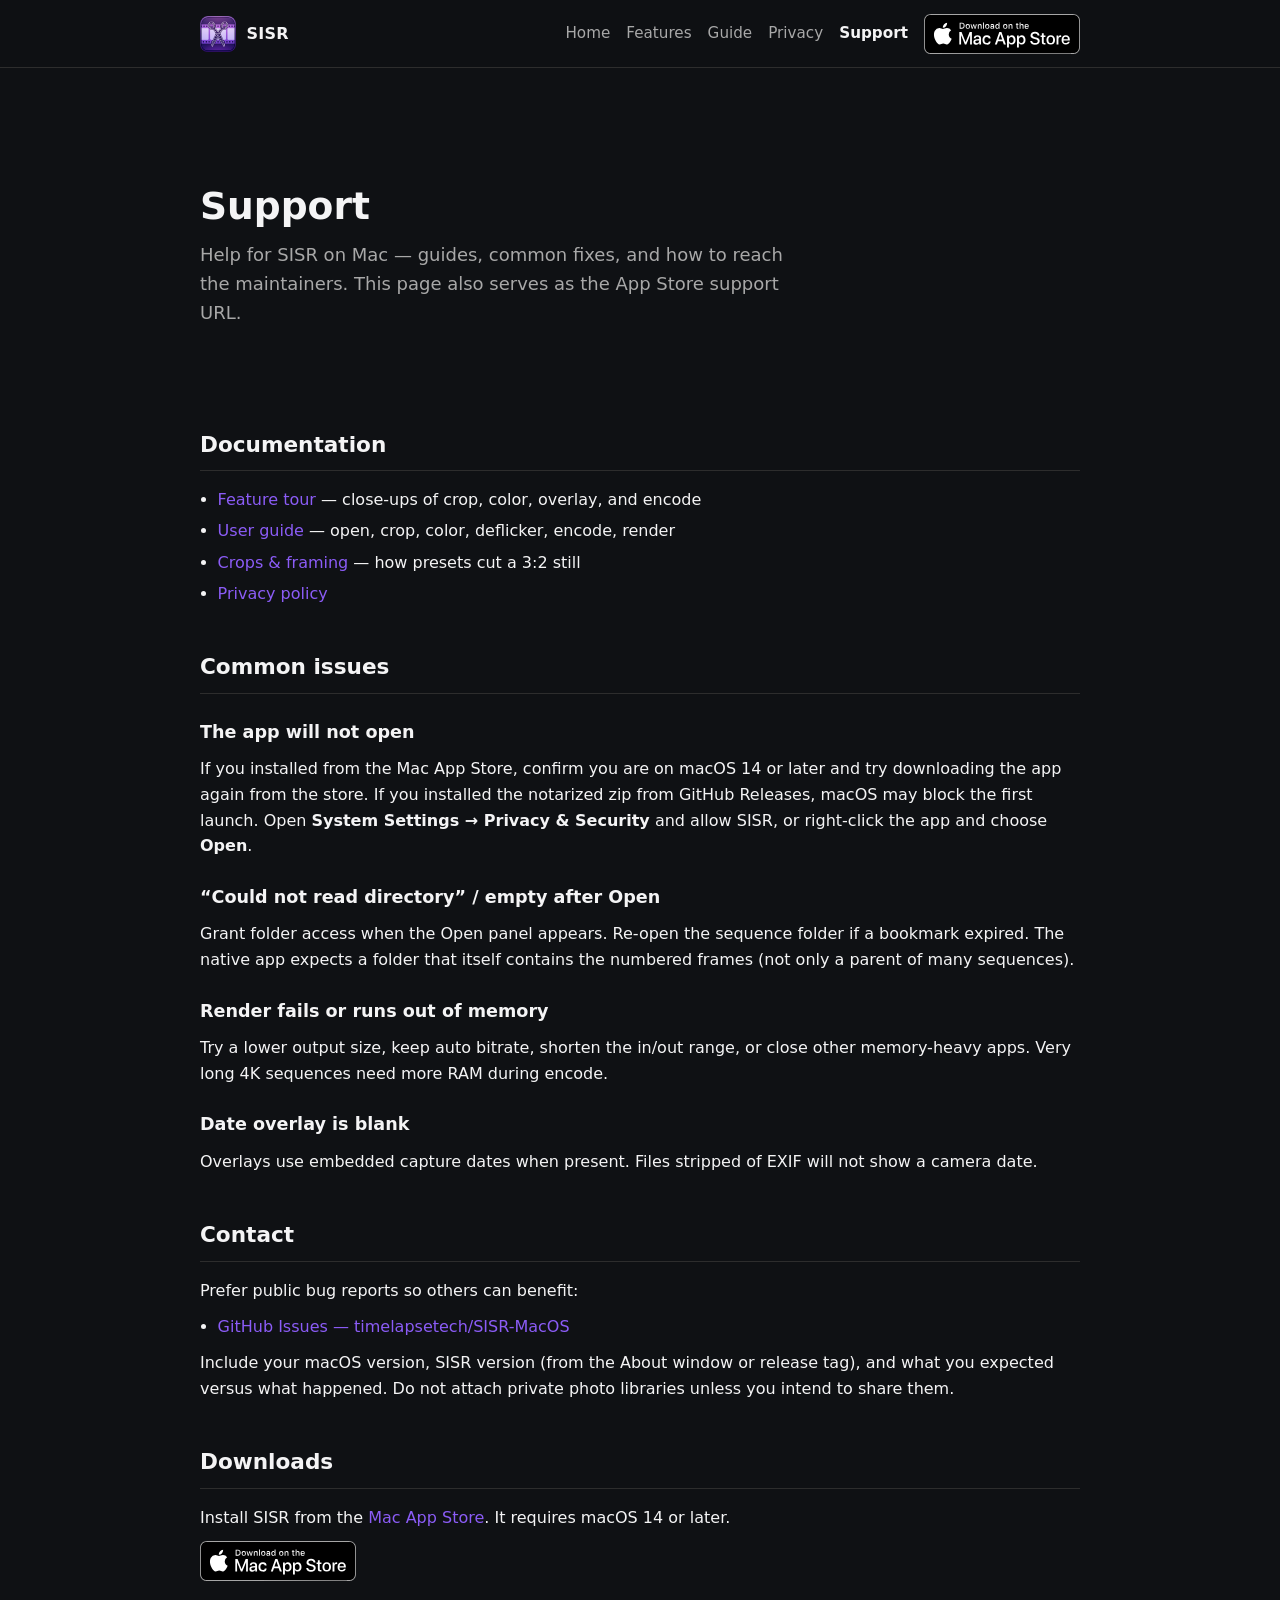
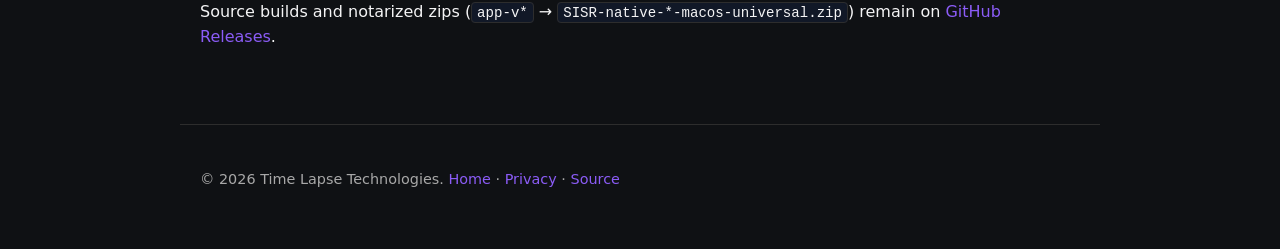
<file: docs/support.html>
<!DOCTYPE html>
<html lang="en">
  <head>
    <meta charset="utf-8" />
    <meta name="viewport" content="width=device-width, initial-scale=1" />
    <title>Support — SISR</title>
    <meta
      name="description"
      content="Get help with SISR for Mac: user guide links, common issues, and how to contact the maintainers."
    />
    <link rel="icon" type="image/png" sizes="32x32" href="assets/favicon-32.png" />
    <link rel="apple-touch-icon" href="assets/icon-128.png" />
    <link rel="stylesheet" href="assets/style.css" />
  </head>
  <body>
    <header class="site-header">
      <div class="site-header__inner">
        <a class="brand" href="index.html" aria-label="SISR home">
          <img
            class="brand__logo"
            src="assets/icon-128.png"
            width="36"
            height="36"
            alt=""
            decoding="async"
          />
          <span>SISR</span>
        </a>
        <nav class="nav" aria-label="Primary">
          <a href="index.html">Home</a>
          <a href="features.html">Features</a>
          <a href="guide.html">Guide</a>
          <a href="privacy.html">Privacy</a>
          <a href="support.html" aria-current="page">Support</a>
          <a
            class="app-store-badge"
            href="https://apps.apple.com/us/app/sisr/id6818915389?mt=12"
            aria-label="Download on the Mac App Store"
          >
            <img
              src="assets/download-on-the-mac-app-store.svg"
              alt="Download on the Mac App Store"
              width="156"
              height="40"
            />
          </a>
        </nav>
      </div>
    </header>

    <main>
      <section class="hero">
        <h1>Support</h1>
        <p class="lead">
          Help for SISR on Mac — guides, common fixes, and how to reach the maintainers.
          This page also serves as the App Store support URL.
        </p>
      </section>

      <section>
        <h2>Documentation</h2>
        <ul>
          <li><a href="features.html">Feature tour</a> — close-ups of crop, color, overlay, and encode</li>
          <li><a href="guide.html">User guide</a> — open, crop, color, deflicker, encode, render</li>
          <li><a href="crops.html">Crops &amp; framing</a> — how presets cut a 3:2 still</li>
          <li><a href="privacy.html">Privacy policy</a></li>
        </ul>
      </section>

      <section>
        <h2>Common issues</h2>
        <h3>The app will not open</h3>
        <p>
          If you installed from the Mac App Store, confirm you are on macOS 14 or later and
          try downloading the app again from the store. If you installed the notarized zip
          from GitHub Releases, macOS may block the first launch. Open
          <strong>System Settings → Privacy &amp; Security</strong> and allow SISR, or
          right-click the app and choose <strong>Open</strong>.
        </p>
        <h3>“Could not read directory” / empty after Open</h3>
        <p>
          Grant folder access when the Open panel appears. Re-open the sequence folder if a
          bookmark expired. The native app expects a folder that itself contains the
          numbered frames (not only a parent of many sequences).
        </p>
        <h3>Render fails or runs out of memory</h3>
        <p>
          Try a lower output size, keep auto bitrate, shorten the in/out range, or close
          other memory-heavy apps. Very long 4K sequences need more RAM during encode.
        </p>
        <h3>Date overlay is blank</h3>
        <p>
          Overlays use embedded capture dates when present. Files stripped of EXIF will not
          show a camera date.
        </p>
      </section>

      <section>
        <h2>Contact</h2>
        <p>
          Prefer public bug reports so others can benefit:
        </p>
        <ul>
          <li>
            <a href="https://github.com/timelapsetech/SISR-MacOS/issues"
              >GitHub Issues — timelapsetech/SISR-MacOS</a
            >
          </li>
        </ul>
        <p>
          Include your macOS version, SISR version (from the About window or release tag),
          and what you expected versus what happened. Do not attach private photo libraries
          unless you intend to share them.
        </p>
      </section>

      <section>
        <h2>Downloads</h2>
        <p>
          Install SISR from the
          <a href="https://apps.apple.com/us/app/sisr/id6818915389?mt=12">Mac App Store</a>.
          It requires macOS 14 or later.
        </p>
        <p>
          <a
            class="app-store-badge"
            href="https://apps.apple.com/us/app/sisr/id6818915389?mt=12"
            aria-label="Download on the Mac App Store"
          >
            <img
              src="assets/download-on-the-mac-app-store.svg"
              alt="Download on the Mac App Store"
              width="156"
              height="40"
            />
          </a>
        </p>
        <p>
          Source builds and notarized zips
          (<code>app-v*</code> → <code>SISR-native-*-macos-universal.zip</code>) remain on
          <a href="https://github.com/timelapsetech/SISR-MacOS/releases">GitHub Releases</a>.
        </p>
      </section>
    </main>

    <footer class="site-footer">
      <p>
        © 2026 Time Lapse Technologies.
        <a href="index.html">Home</a>
        ·
        <a href="privacy.html">Privacy</a>
        ·
        <a href="https://github.com/timelapsetech/SISR-MacOS">Source</a>
      </p>
    </footer>
  </body>
</html>
</file>
<file: docs/assets/style.css>
/* SISR GitHub Pages — accents follow the purple app icon */
:root {
  --bg: #0f1114;
  --surface: #1a1a1a;
  --border: #2d2d2d;
  --text: #f4f4f5;
  --muted: #a8a8a8;
  --accent: #8b5cf6;
  --accent-dim: #7c3aed;
  --danger: #f87171;
  --ok: #34d399;
  --font: "Segoe UI", system-ui, -apple-system, sans-serif;
  --mono: ui-monospace, "Cascadia Code", "SF Mono", Menlo, monospace;
  --radius: 10px;
  --max: 920px;
  --max-wide: 1100px;
}

*,
*::before,
*::after {
  box-sizing: border-box;
}

html {
  scroll-behavior: smooth;
}

body {
  margin: 0;
  font-family: var(--font);
  background: var(--bg);
  color: var(--text);
  line-height: 1.6;
}

a {
  color: var(--accent);
  text-decoration: none;
}

a:hover {
  text-decoration: underline;
}

.site-header {
  position: sticky;
  top: 0;
  z-index: 50;
  background: rgba(15, 17, 20, 0.92);
  backdrop-filter: blur(10px);
  border-bottom: 1px solid var(--border);
}

.site-header__inner {
  max-width: var(--max);
  margin: 0 auto;
  padding: 0.85rem 1.25rem;
  display: flex;
  align-items: center;
  justify-content: space-between;
  gap: 1rem;
}

.brand {
  display: flex;
  align-items: center;
  gap: 0.65rem;
  font-weight: 700;
  letter-spacing: 0.02em;
  color: var(--text);
  text-decoration: none;
}

.brand:hover {
  text-decoration: none;
  color: var(--text);
}

.brand__logo {
  width: 36px;
  height: 36px;
  display: block;
  flex-shrink: 0;
  object-fit: contain;
}

.hero__logo-wrap {
  margin: 0 0 1rem;
}

.hero__logo {
  width: 96px;
  height: 96px;
  display: block;
  object-fit: contain;
  filter: drop-shadow(0 12px 28px rgba(88, 28, 135, 0.45));
}

.nav {
  display: flex;
  flex-wrap: wrap;
  align-items: center;
  gap: 0.5rem 1rem;
  font-size: 0.95rem;
}

.nav a {
  color: var(--muted);
}

.nav a:hover {
  color: var(--text);
}

.app-store-badge,
.app-store-badge:hover {
  display: inline-block;
  line-height: 0;
  flex-shrink: 0;
  text-decoration: none;
  color: inherit;
}

.app-store-badge img {
  display: block;
  height: 40px;
  width: auto;
}

.app-store-badge--lg img {
  height: 54px;
}

main {
  max-width: var(--max);
  margin: 0 auto;
  padding: 2rem 1.25rem 4rem;
}

.hero {
  padding: 2.5rem 0 2rem;
}

.hero h1 {
  font-size: clamp(1.75rem, 4vw, 2.35rem);
  line-height: 1.2;
  margin: 0 0 0.75rem;
  font-weight: 800;
}

.lead {
  font-size: 1.125rem;
  color: var(--muted);
  max-width: 52ch;
  margin: 0 0 1.5rem;
}

.btn-row {
  display: flex;
  flex-wrap: wrap;
  gap: 1rem;
  align-items: center;
}

.download-hint {
  margin: 0.65rem 0 0;
  font-size: 0.88rem;
  color: var(--muted);
  max-width: 52ch;
}

.get-started-advanced {
  margin: 1.25rem 0 0;
  font-size: 0.95rem;
  color: var(--muted);
  max-width: 60ch;
}

.download-inline {
  margin: 1rem 0 0;
  display: flex;
  flex-wrap: wrap;
  gap: 0.75rem;
  align-items: center;
}

.download-inline .download-hint {
  margin: 0;
  flex: 1;
  min-width: min(100%, 16rem);
}

.btn {
  display: inline-flex;
  align-items: center;
  justify-content: center;
  padding: 0.65rem 1.1rem;
  border-radius: 8px;
  font-weight: 600;
  font-size: 0.95rem;
  border: 1px solid transparent;
  cursor: pointer;
  text-decoration: none;
}

.btn:hover {
  text-decoration: none;
}

.btn--primary {
  background: var(--accent);
  color: #fff;
}

.btn--primary:hover {
  background: var(--accent-dim);
  color: #fff;
}

.btn--ghost {
  background: transparent;
  border-color: var(--border);
  color: var(--text);
}

.btn--ghost:hover {
  border-color: var(--accent);
  color: var(--text);
}

section {
  margin-top: 2.75rem;
}

section h2 {
  font-size: 1.35rem;
  margin: 0 0 1rem;
  padding-bottom: 0.5rem;
  border-bottom: 1px solid var(--border);
}

section h3 {
  font-size: 1.1rem;
  margin: 1.5rem 0 0.5rem;
}

p {
  margin: 0.65rem 0;
}

ul {
  margin: 0.5rem 0 0.5rem 1.1rem;
  padding: 0;
}

li {
  margin: 0.35rem 0;
}

.card-grid {
  display: grid;
  gap: 1rem;
  grid-template-columns: repeat(auto-fit, minmax(240px, 1fr));
}

.card {
  background: var(--surface);
  border: 1px solid var(--border);
  border-radius: var(--radius);
  padding: 1.1rem 1.15rem;
}

.card h3 {
  margin-top: 0;
  font-size: 1.05rem;
}

.card p {
  color: var(--muted);
  font-size: 0.95rem;
  margin: 0.5rem 0 0;
}

.card--accent {
  border-color: #0f766e;
  box-shadow: inset 0 0 0 1px rgba(45, 212, 191, 0.15);
}

.card__eyebrow {
  margin: 0 0 0.35rem;
  font-size: 0.72rem;
  font-weight: 700;
  letter-spacing: 0.08em;
  text-transform: uppercase;
  color: #2dd4bf;
}

.card__list {
  margin: 0.75rem 0 0 1.1rem;
  padding: 0;
  color: var(--muted);
  font-size: 0.9rem;
}

.card__list li {
  margin: 0.3rem 0;
}

.card__actions {
  margin: 1rem 0 0;
  display: flex;
  flex-wrap: wrap;
  gap: 0.65rem;
}

.callout {
  border-left: 4px solid var(--accent);
  background: var(--surface);
  padding: 0.85rem 1rem;
  border-radius: 0 var(--radius) var(--radius) 0;
  margin: 1rem 0;
  color: var(--muted);
  font-size: 0.95rem;
}

.callout strong {
  color: var(--text);
}

table {
  width: 100%;
  border-collapse: collapse;
  font-size: 0.92rem;
  margin: 1rem 0;
}

th,
td {
  border: 1px solid var(--border);
  padding: 0.55rem 0.65rem;
  text-align: left;
  vertical-align: top;
}

th {
  background: var(--surface);
  color: var(--muted);
  font-weight: 600;
}

code,
kbd {
  font-family: var(--mono);
  font-size: 0.88em;
  background: #111827;
  padding: 0.12em 0.35em;
  border-radius: 4px;
  border: 1px solid var(--border);
}

pre {
  background: #111827;
  border: 1px solid var(--border);
  border-radius: var(--radius);
  padding: 1rem;
  overflow-x: auto;
  font-size: 0.85rem;
  line-height: 1.45;
}

pre code {
  border: 0;
  padding: 0;
  background: transparent;
}

.figure {
  margin: 1.25rem 0;
  padding: 1rem;
  background: var(--surface);
  border: 1px solid var(--border);
  border-radius: var(--radius);
}

.figure__title {
  font-weight: 700;
  margin: 0 0 0.75rem;
  font-size: 1rem;
}

.figure__caption {
  margin: 0.75rem 0 0;
  font-size: 0.9rem;
  color: var(--muted);
}

.figure__intro {
  margin: 0 0 1rem;
  font-size: 0.95rem;
  color: var(--muted);
}

.diagram-row {
  display: grid;
  gap: 1rem;
  grid-template-columns: repeat(auto-fit, minmax(200px, 1fr));
  align-items: start;
}

.diagram-box {
  text-align: center;
}

.diagram-box svg {
  max-width: 100%;
  height: auto;
  display: block;
  margin: 0 auto;
}

.diagram-label {
  font-size: 0.82rem;
  color: var(--muted);
  margin-top: 0.5rem;
}

.app-map {
  font-size: 0.8rem;
  color: var(--muted);
  display: inline-block;
  margin-top: 0.2rem;
  line-height: 1.45;
}

.badge {
  display: inline-block;
  font-size: 0.72rem;
  font-weight: 700;
  text-transform: uppercase;
  letter-spacing: 0.06em;
  padding: 0.2rem 0.45rem;
  border-radius: 4px;
  background: #1e3a5f;
  color: #93c5fd;
  vertical-align: middle;
}

/* Sample output screenshots (marketing / guide) */
.samples-showcase {
  margin-top: 2.5rem;
}

.samples-showcase__lead {
  color: var(--muted);
  font-size: 1.05rem;
  max-width: 62ch;
  margin: 0 0 1.25rem;
}

.sample-grid {
  display: grid;
  gap: 1.25rem 1.5rem;
  grid-template-columns: repeat(auto-fit, minmax(240px, 1fr));
  align-items: start;
}

.sample-figure {
  margin: 0;
  padding: 0;
}

.sample-figure img {
  width: 100%;
  height: auto;
  display: block;
  border-radius: var(--radius);
  border: 1px solid var(--border);
  background: #111827;
}

.sample-figure figcaption {
  margin: 0.55rem 0 0;
  font-size: 0.88rem;
  color: var(--muted);
  line-height: 1.45;
}

.sample-figure figcaption strong {
  color: var(--text);
  display: block;
  font-size: 0.92rem;
  margin-bottom: 0.2rem;
}

.sample-grid--compact {
  grid-template-columns: repeat(auto-fit, minmax(200px, 1fr));
  max-width: 100%;
}

.sample-realshot {
  margin-top: 1.5rem;
}

.site-footer {
  max-width: var(--max);
  margin: 0 auto;
  padding: 2rem 1.25rem 3rem;
  border-top: 1px solid var(--border);
  color: var(--muted);
  font-size: 0.9rem;
}

.eyebrow {
  margin: 0 0 0.5rem;
  font-size: 0.8rem;
  font-weight: 700;
  letter-spacing: 0.08em;
  text-transform: uppercase;
  color: #2dd4bf;
}

.shot-showcase {
  margin-top: 2.5rem;
}

.shot-hero {
  margin: 0 0 1.25rem;
  padding: 0;
}

.shot-hero--inline {
  margin: 1.5rem 0;
}

.shot-hero img {
  width: 100%;
  height: auto;
  display: block;
  border-radius: var(--radius);
  border: 1px solid var(--border);
  background: #111827;
  box-shadow: 0 16px 48px rgba(0, 0, 0, 0.35);
}

.shot-hero figcaption {
  margin: 0.65rem 0 0;
  font-size: 0.9rem;
  color: var(--muted);
}

.shot-grid {
  display: grid;
  gap: 1rem;
  grid-template-columns: repeat(auto-fit, minmax(220px, 1fr));
}

.shot-card {
  margin: 0;
}

.shot-card img {
  width: 100%;
  height: auto;
  display: block;
  border-radius: var(--radius);
  border: 1px solid var(--border);
  background: #111827;
}

.shot-card figcaption {
  margin: 0.45rem 0 0;
  font-size: 0.85rem;
  color: var(--muted);
}

.feature {
  display: grid;
  grid-template-columns: minmax(200px, 280px) minmax(0, 1fr);
  gap: 1.5rem 2rem;
  align-items: start;
  padding: 2.25rem 0;
  border-top: 1px solid var(--border);
}

.feature h2 {
  margin: 0.2rem 0 0.6rem;
}

.feature__shot {
  margin: 0;
}

.feature__shot img {
  width: 100%;
  height: auto;
  display: block;
  border-radius: var(--radius);
  border: 1px solid var(--border);
  background: #111827;
  box-shadow: 0 12px 36px rgba(0, 0, 0, 0.28);
}

.feature__copy p {
  color: var(--muted);
}

.feature__copy h3 {
  margin: 1.1rem 0 0.35rem;
  font-size: 0.95rem;
}

@media (max-width: 720px) {
  .feature {
    grid-template-columns: 1fr;
  }

  .feature__shot {
    max-width: 360px;
  }
}

.steps {
  margin: 0.5rem 0 0.5rem 1.25rem;
  padding: 0;
}

.steps li {
  margin: 0.5rem 0;
}

.nav a[aria-current="page"] {
  color: var(--text);
  font-weight: 600;
}

@media (max-width: 520px) {
  .site-header__inner {
    flex-direction: column;
    align-items: flex-start;
  }
}
</file>
